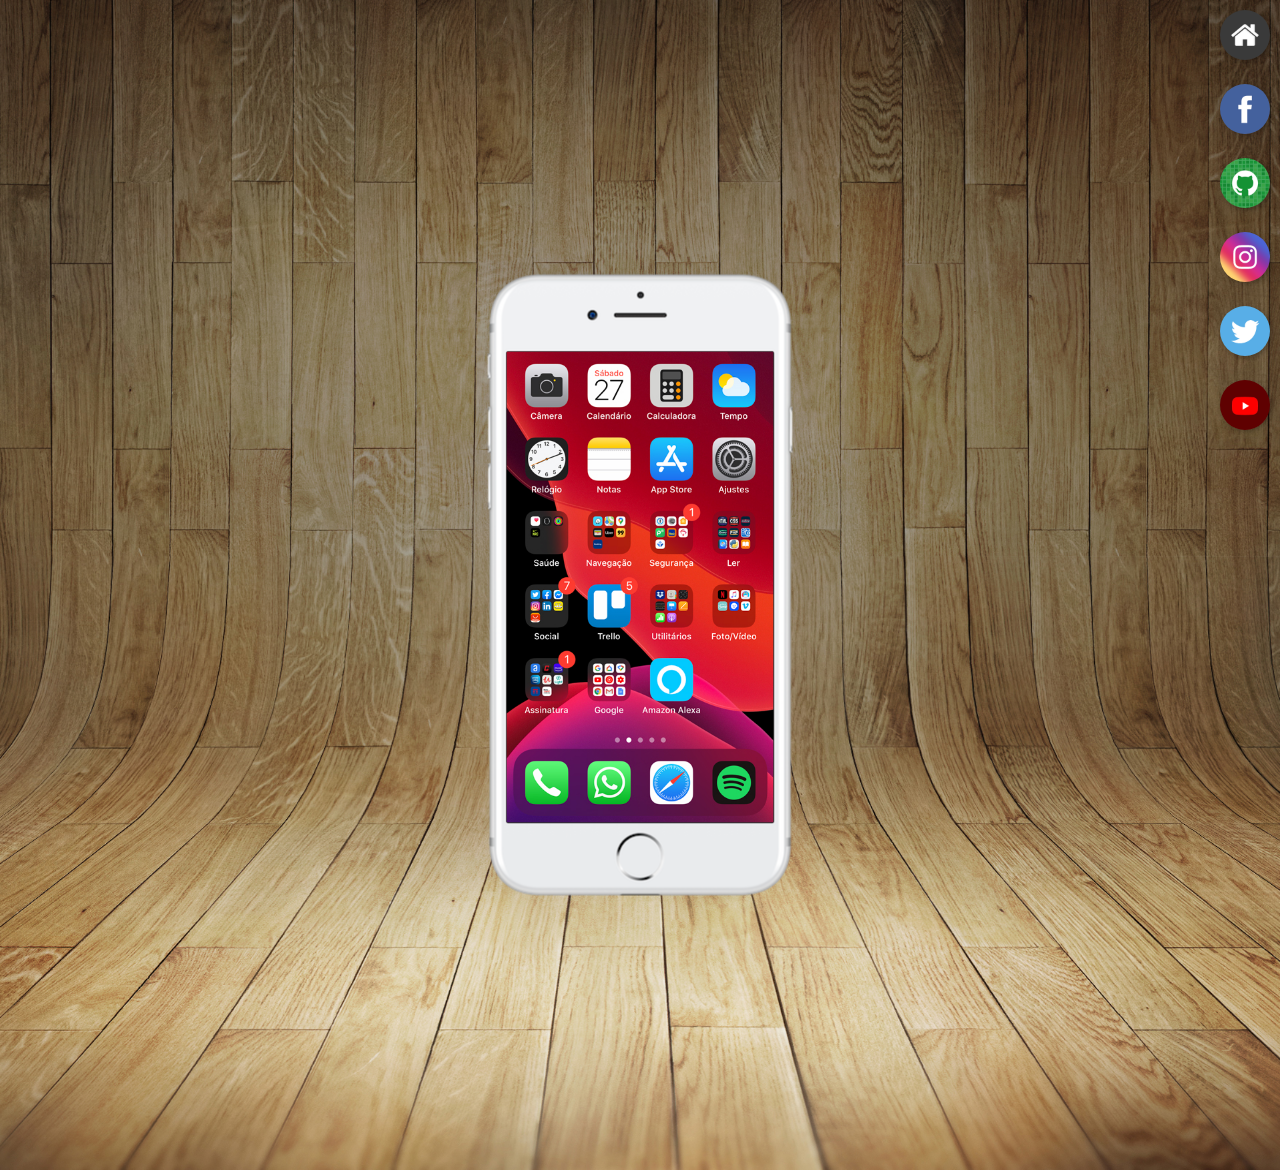
<file: index.html>
<!DOCTYPE html>
<html lang="pt-br">
<head>
    <meta charset="UTF-8">
    <meta http-equiv="X-UA-Compatible" content="IE=edge">
    <meta name="viewport" content="width=device-width, initial-scale=1.0">
    <title>Projeto Redes Sociais</title>
    <link rel="shortcut icon" href="favicon.ico" type="estilo/imagens/x-icon">
    <link rel="stylesheet" href="estilo/style.css">
</head>
<body>
    <main>
        <section id="telefone">
            <iframe src="home.html" name="tela" id="tela" frameborder="0">
                Seu navegador não é compatível com isso!
            </iframe>

        </section>

        <section id="redes-sociais">
            <a href="home.html" target="tela"><img src="imagens/logo-home.jpg" alt="Home"></a><br>
            <a href="facebook.html" target="tela"><img src="imagens/logo-facebook.jpg" alt="Facebook"></a><br>
            <a href="github.html" target="tela"><img src="imagens/logo-github.jpg" alt="GitHub"></a><br>
            <a href="instagram.html" target="tela"><img src="imagens/logo-instagram.jpg" alt="Instagram"></a><br>
            <a href="twitter.html" target="tela"><img src="imagens/logo-twitter.jpg" alt="Twitter"></a><br>
            <a href="youtube.html" target="tela"><img src="imagens/logo-youtube.jpg" alt="YouTube"></a>

        </section>
    </main>
    
</body>
</html>
</file>
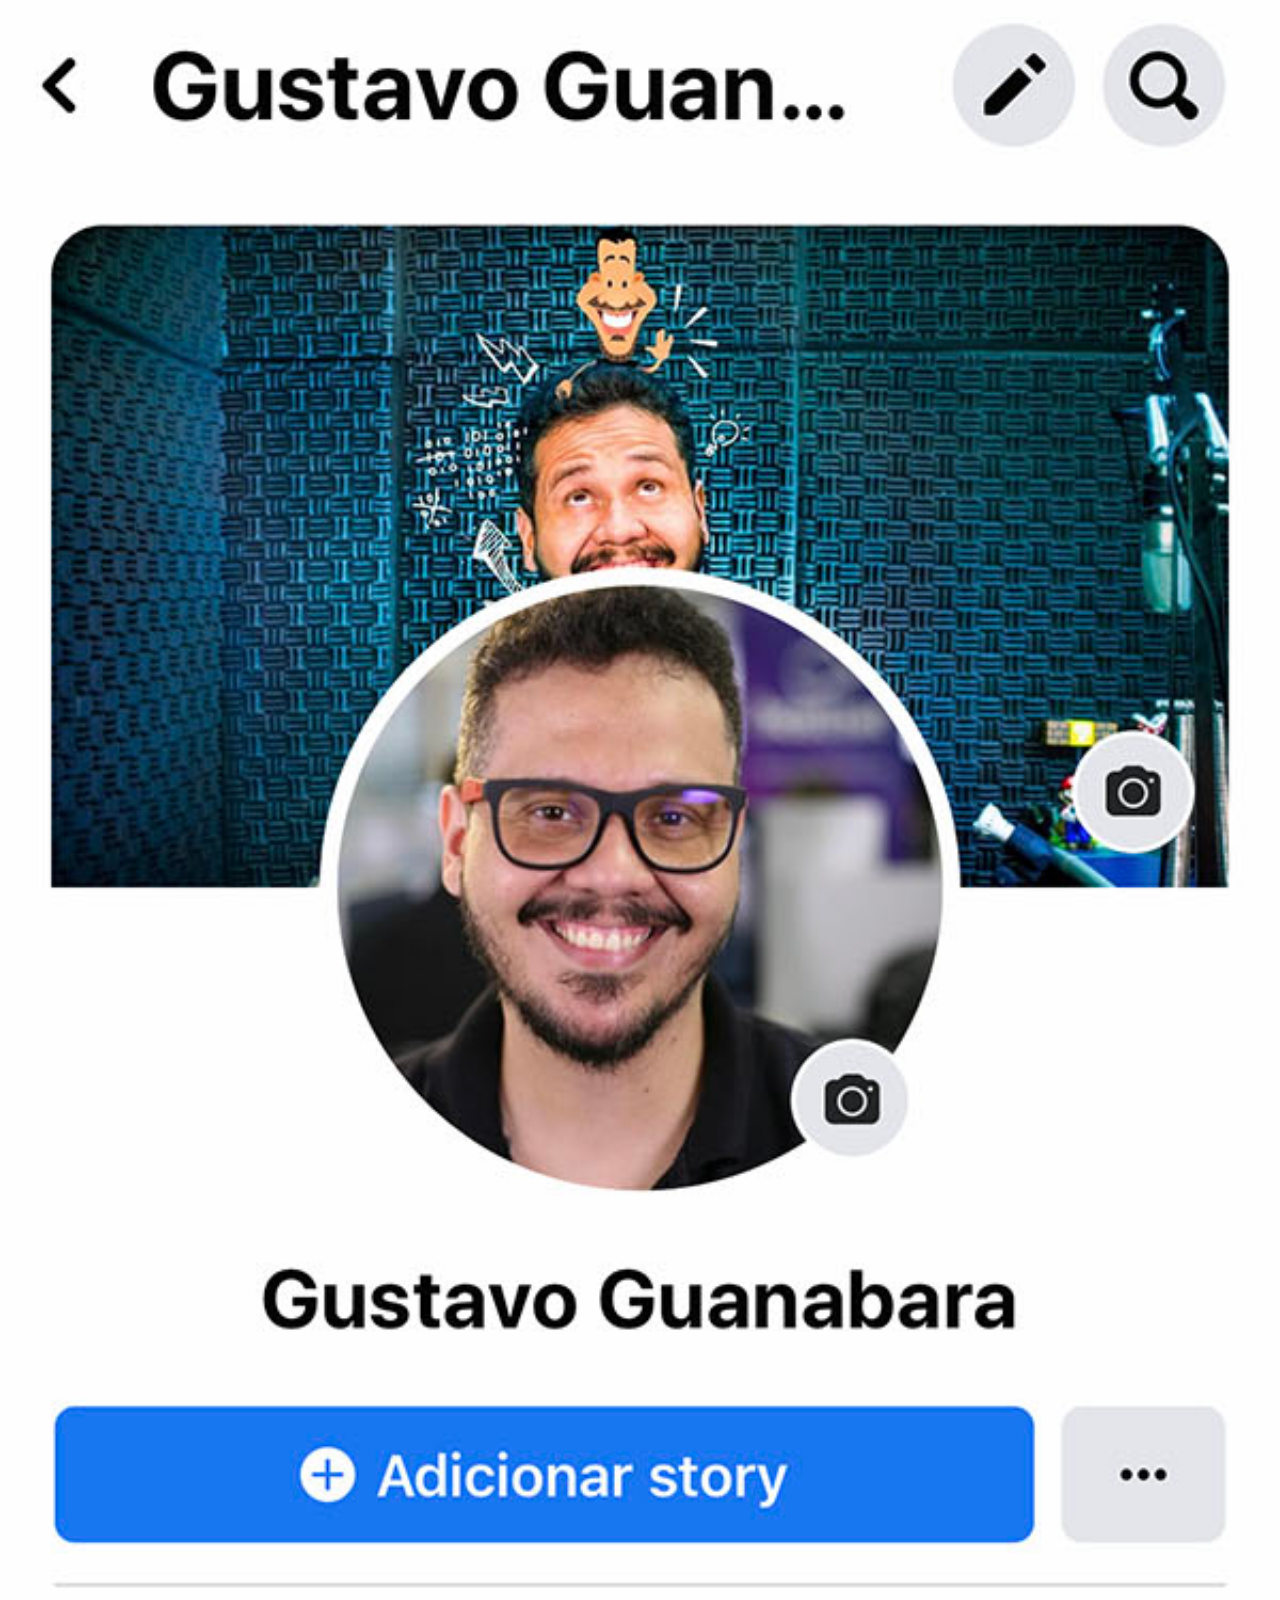
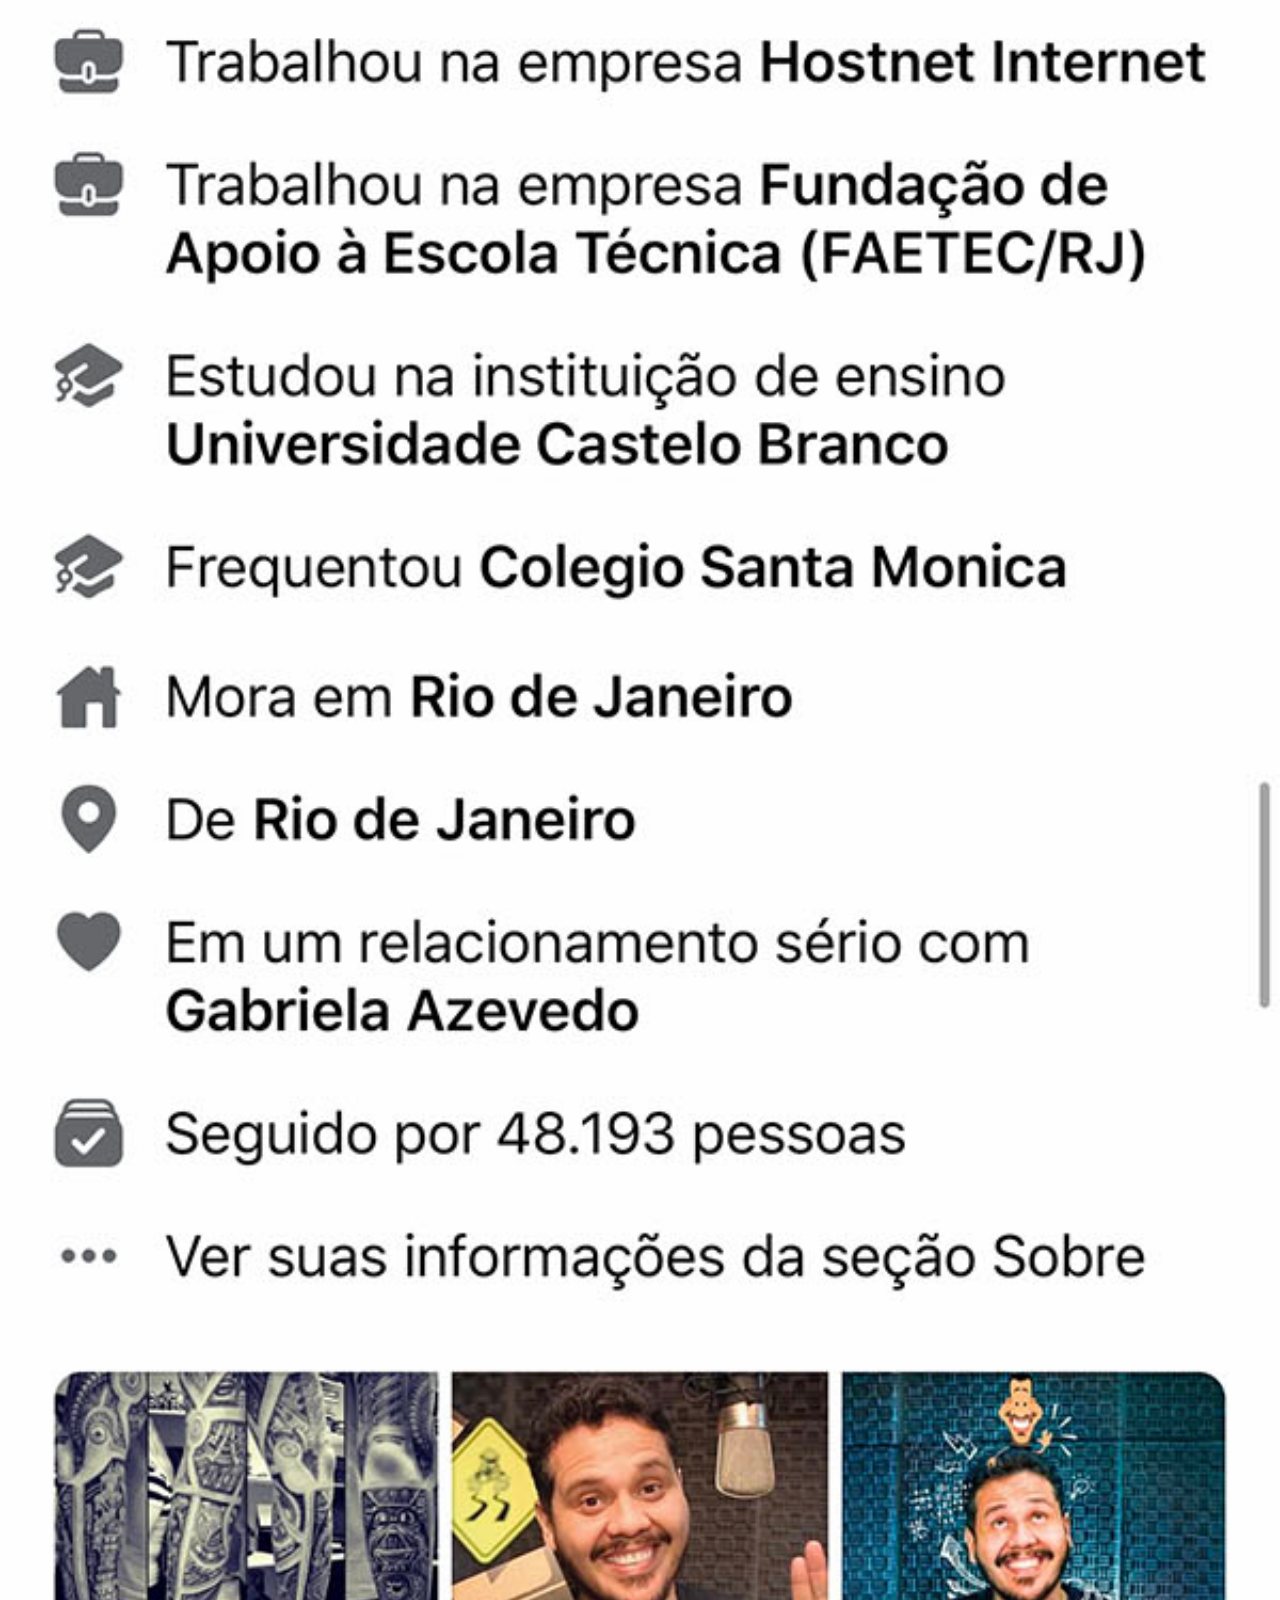
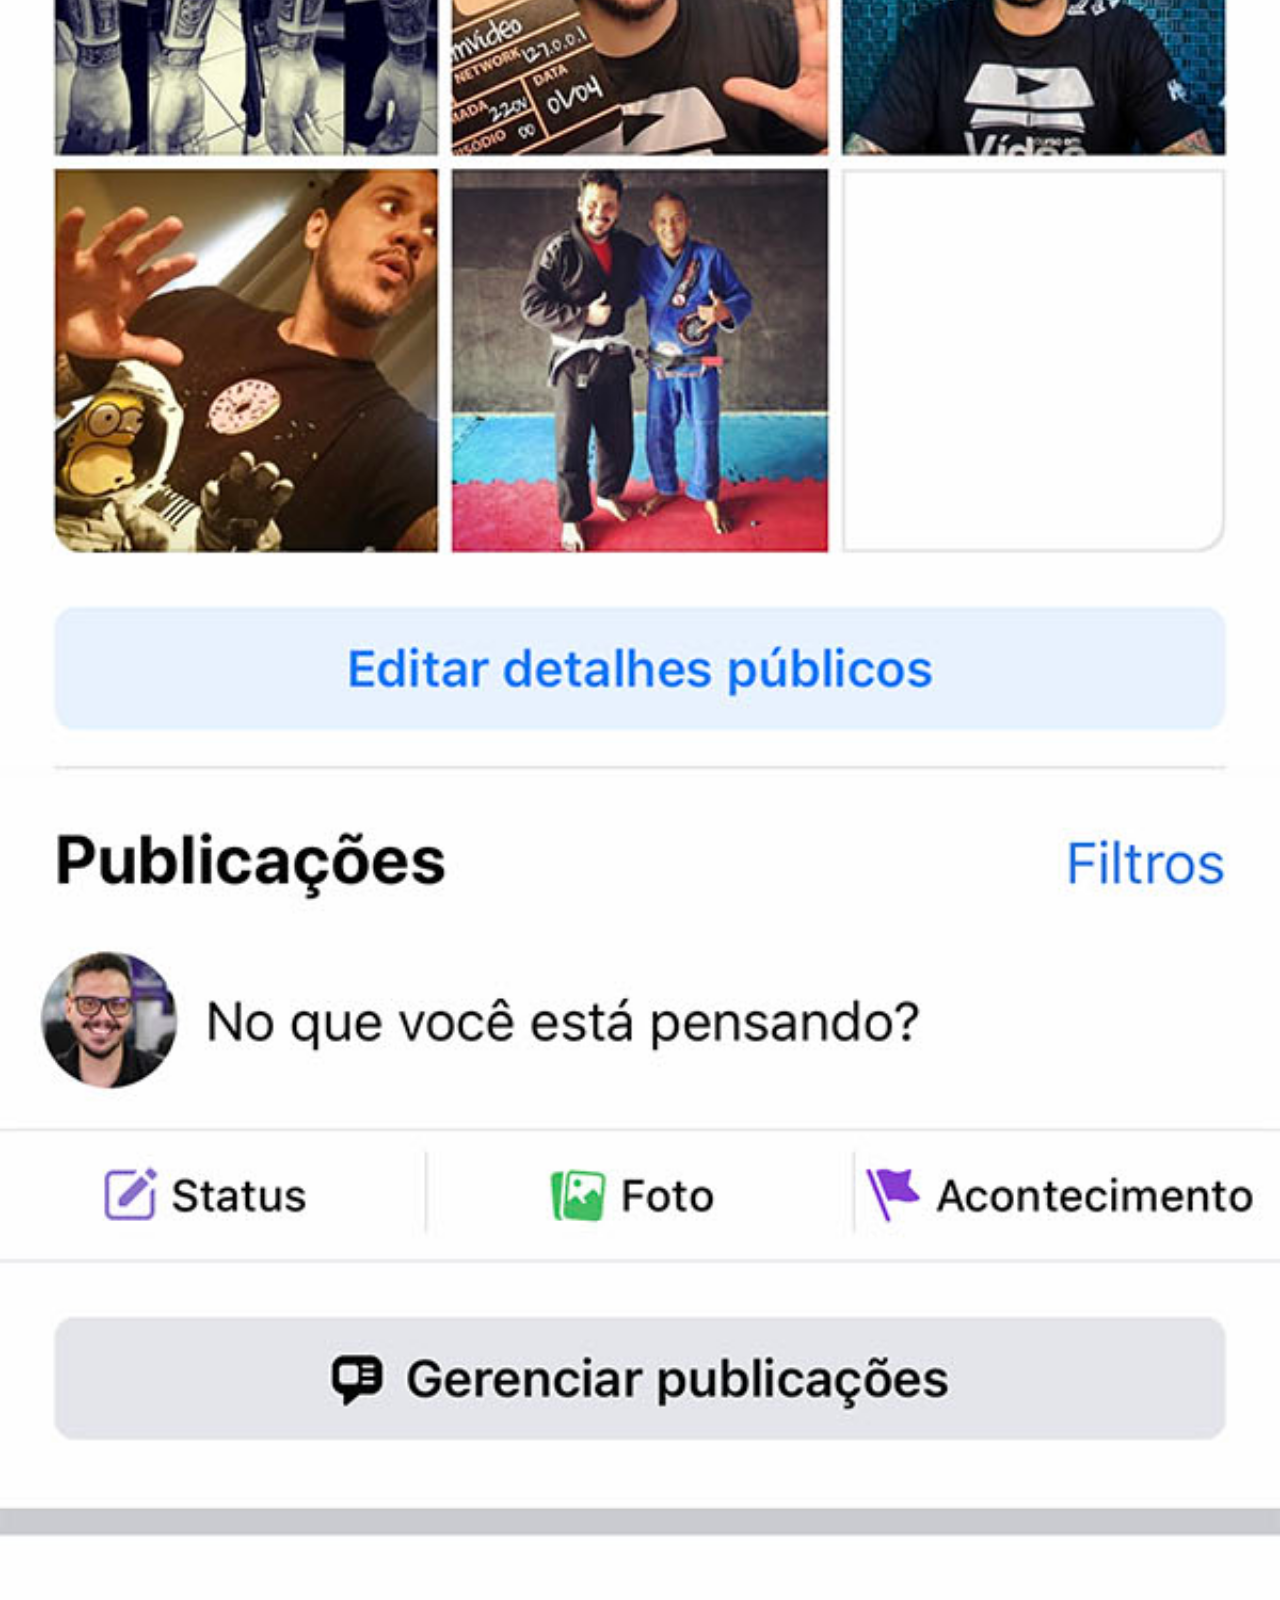
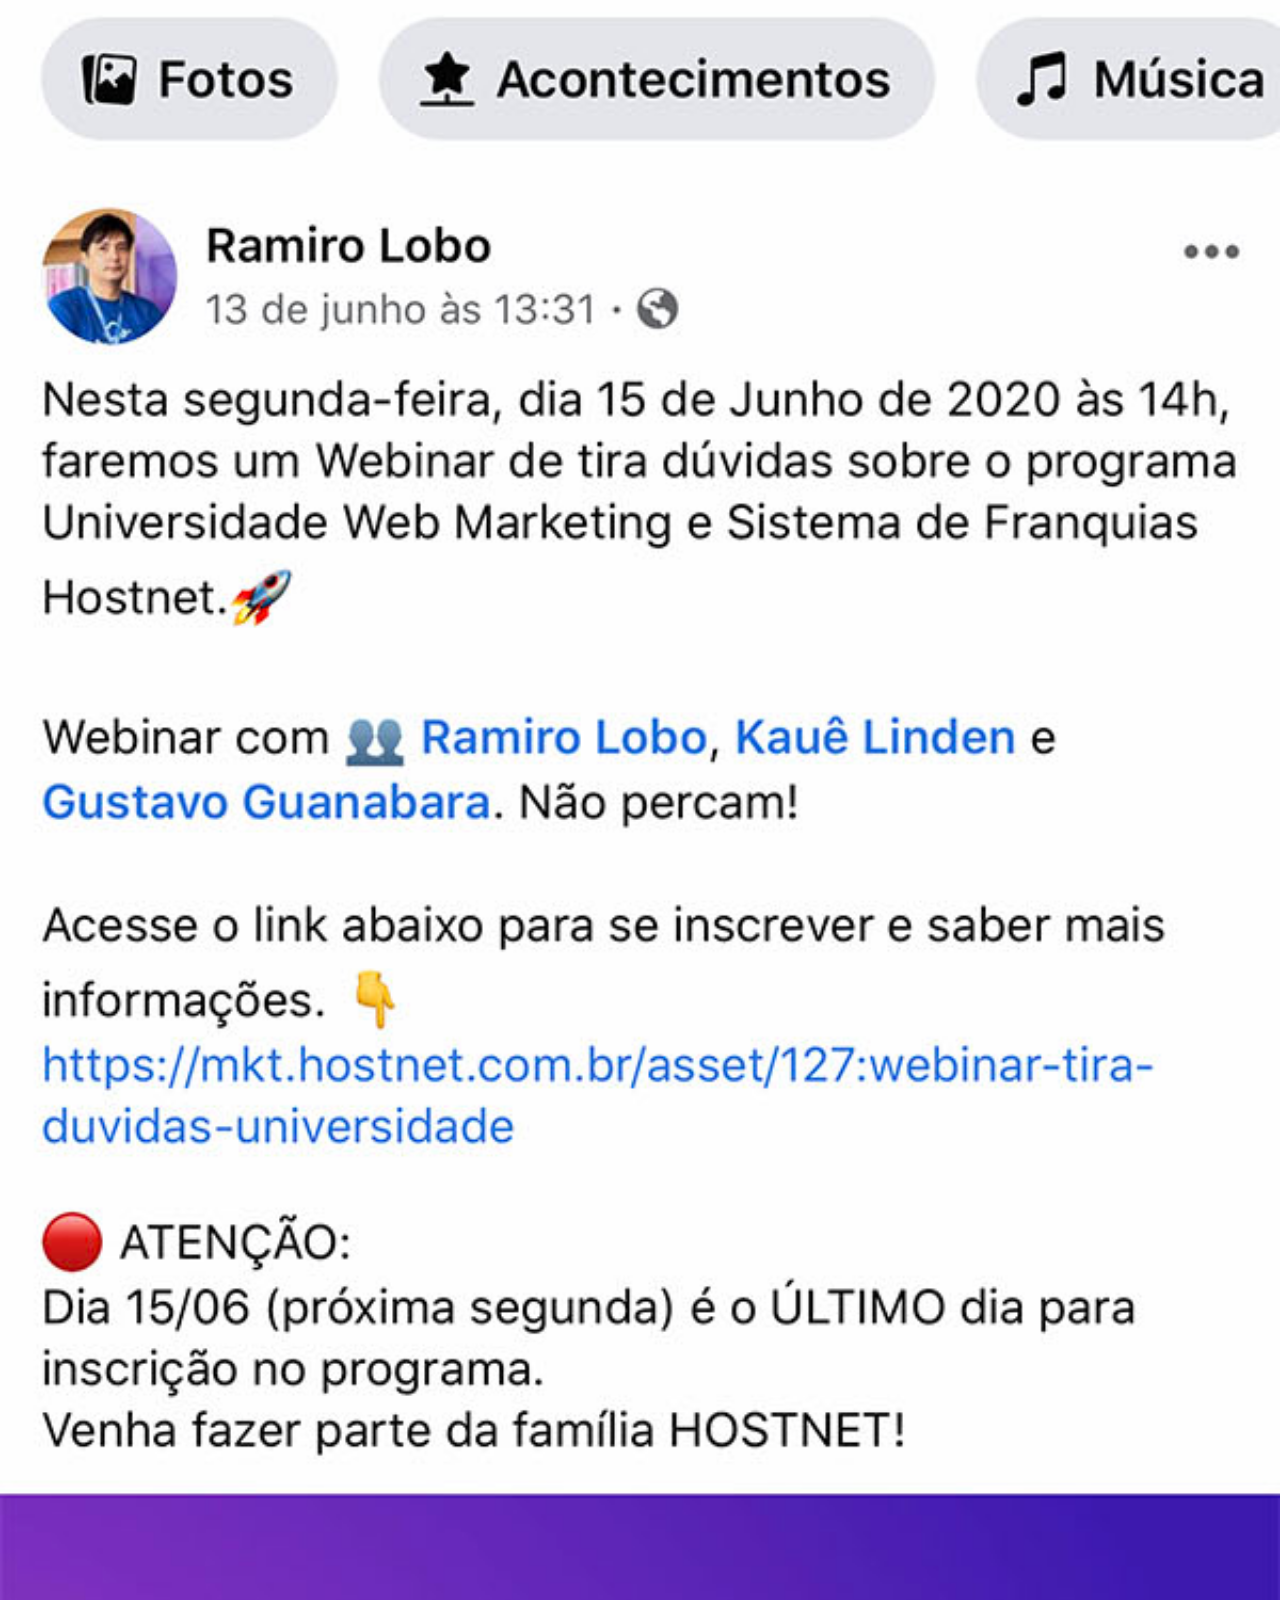
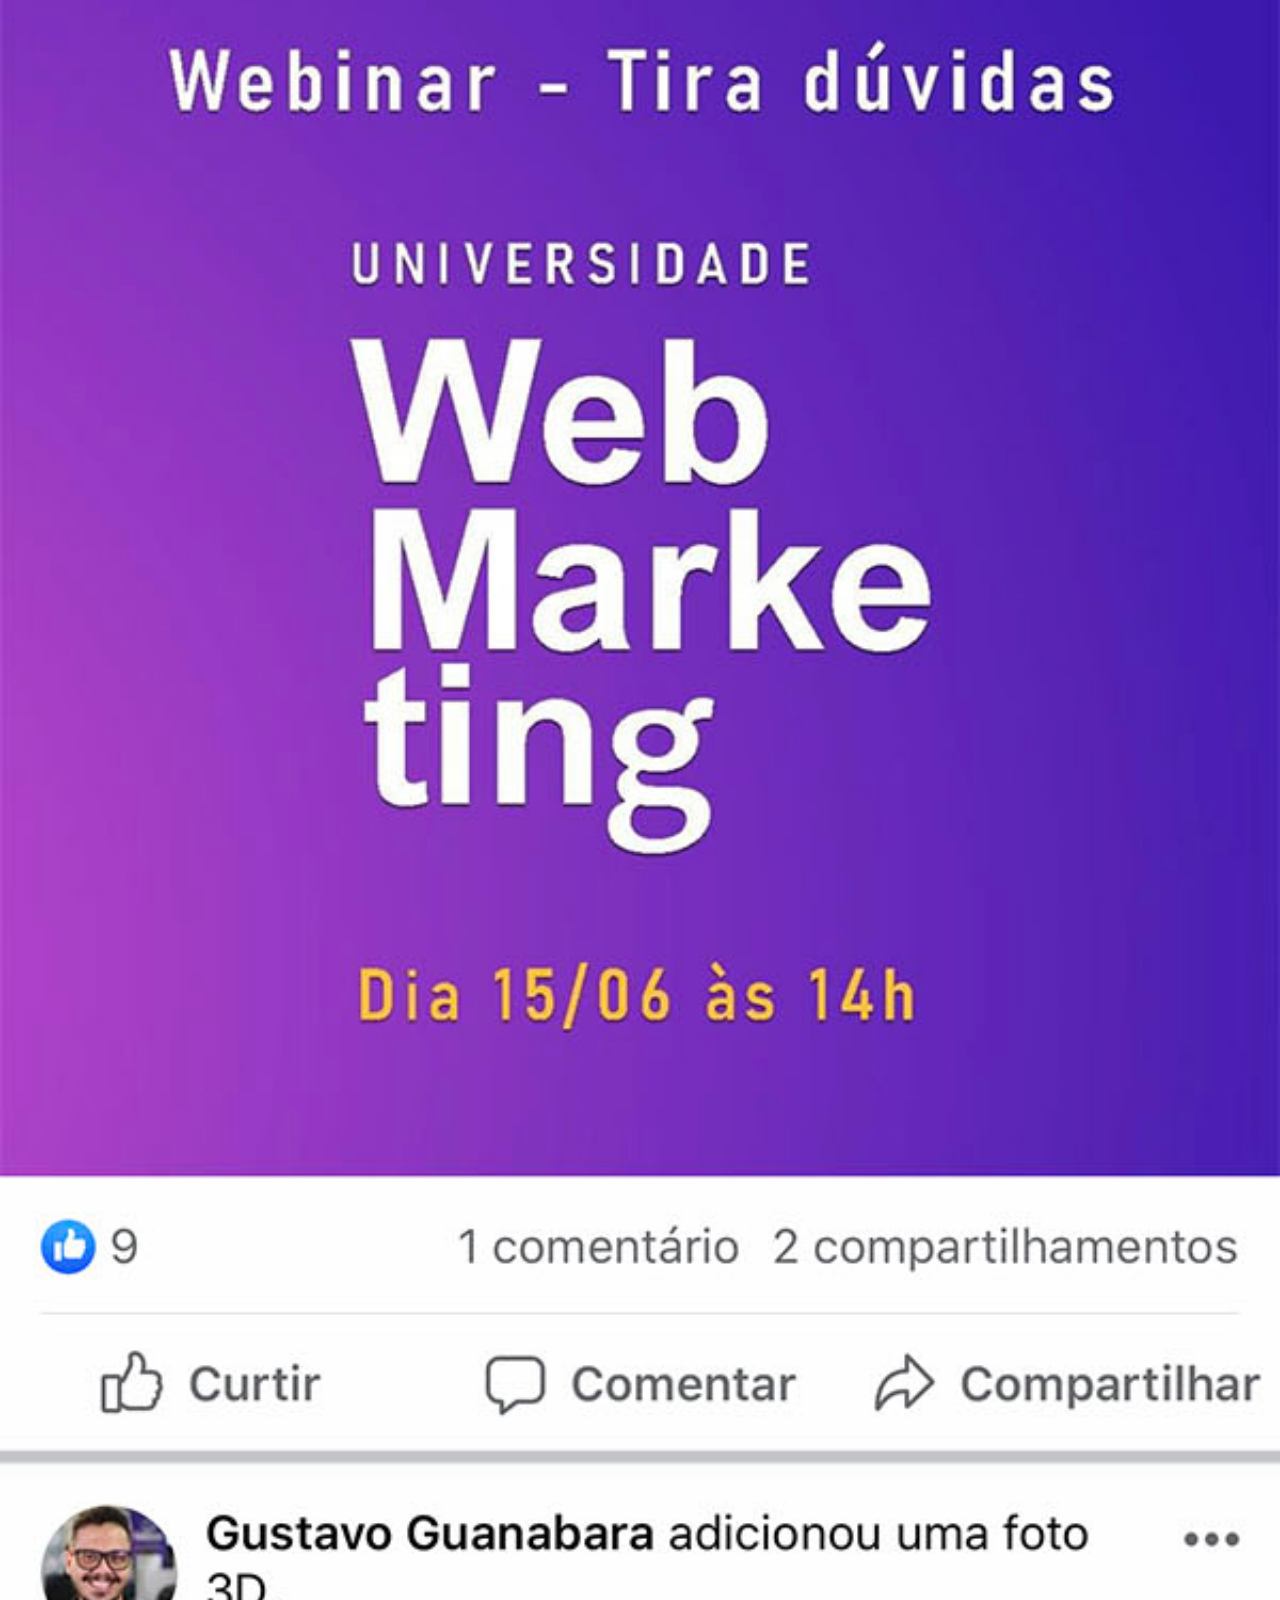
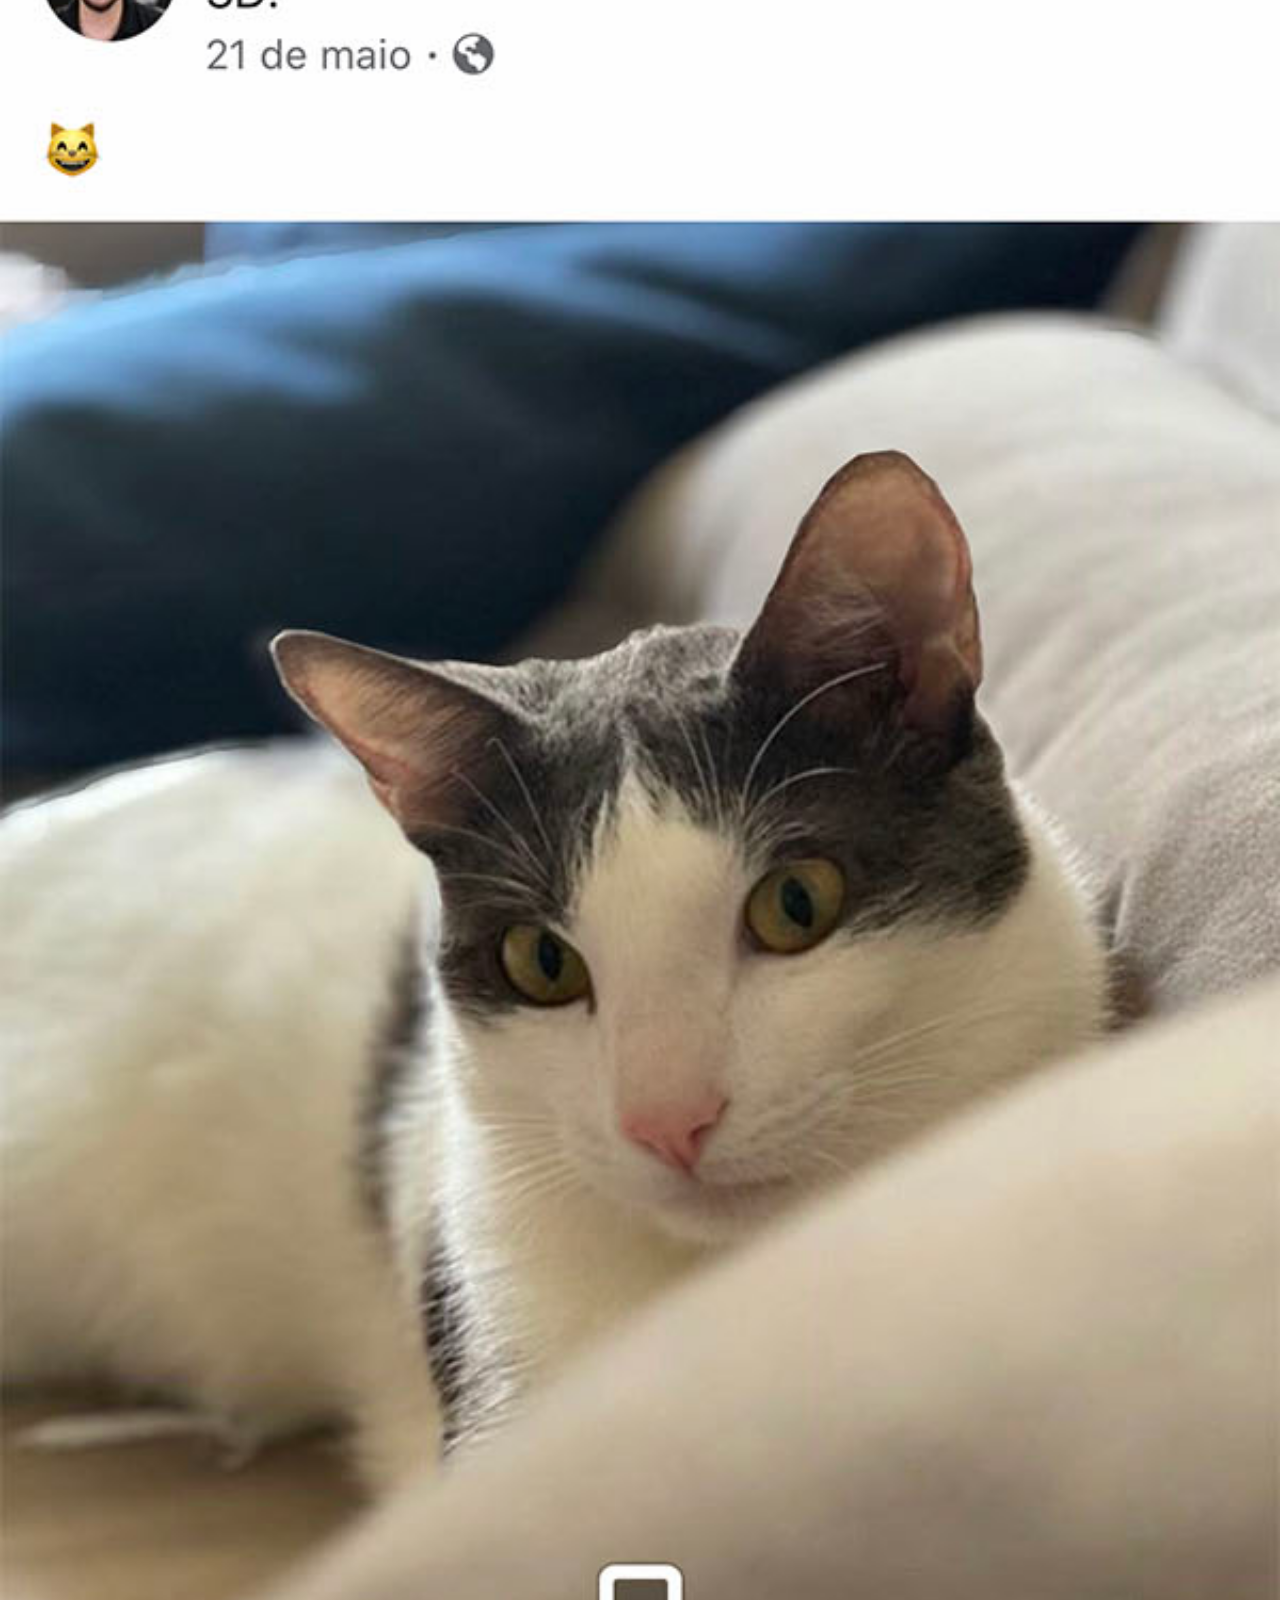
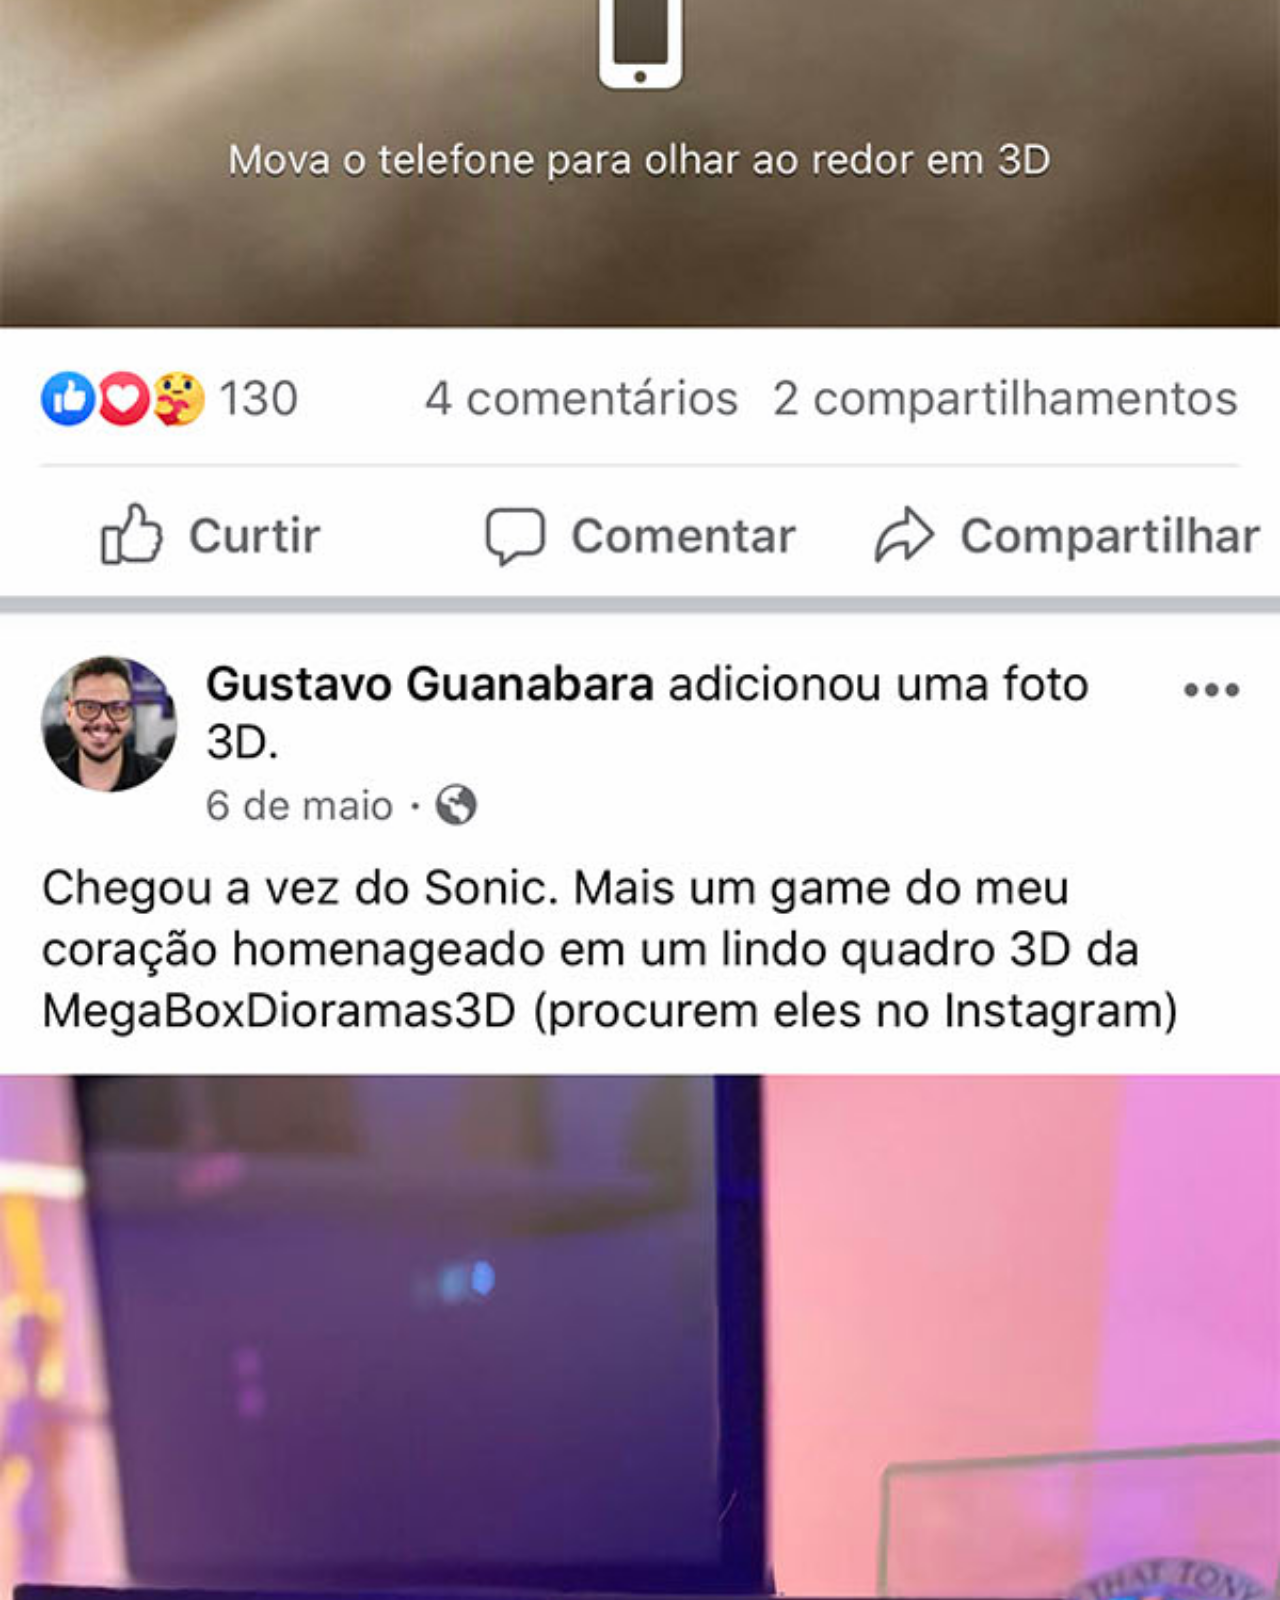
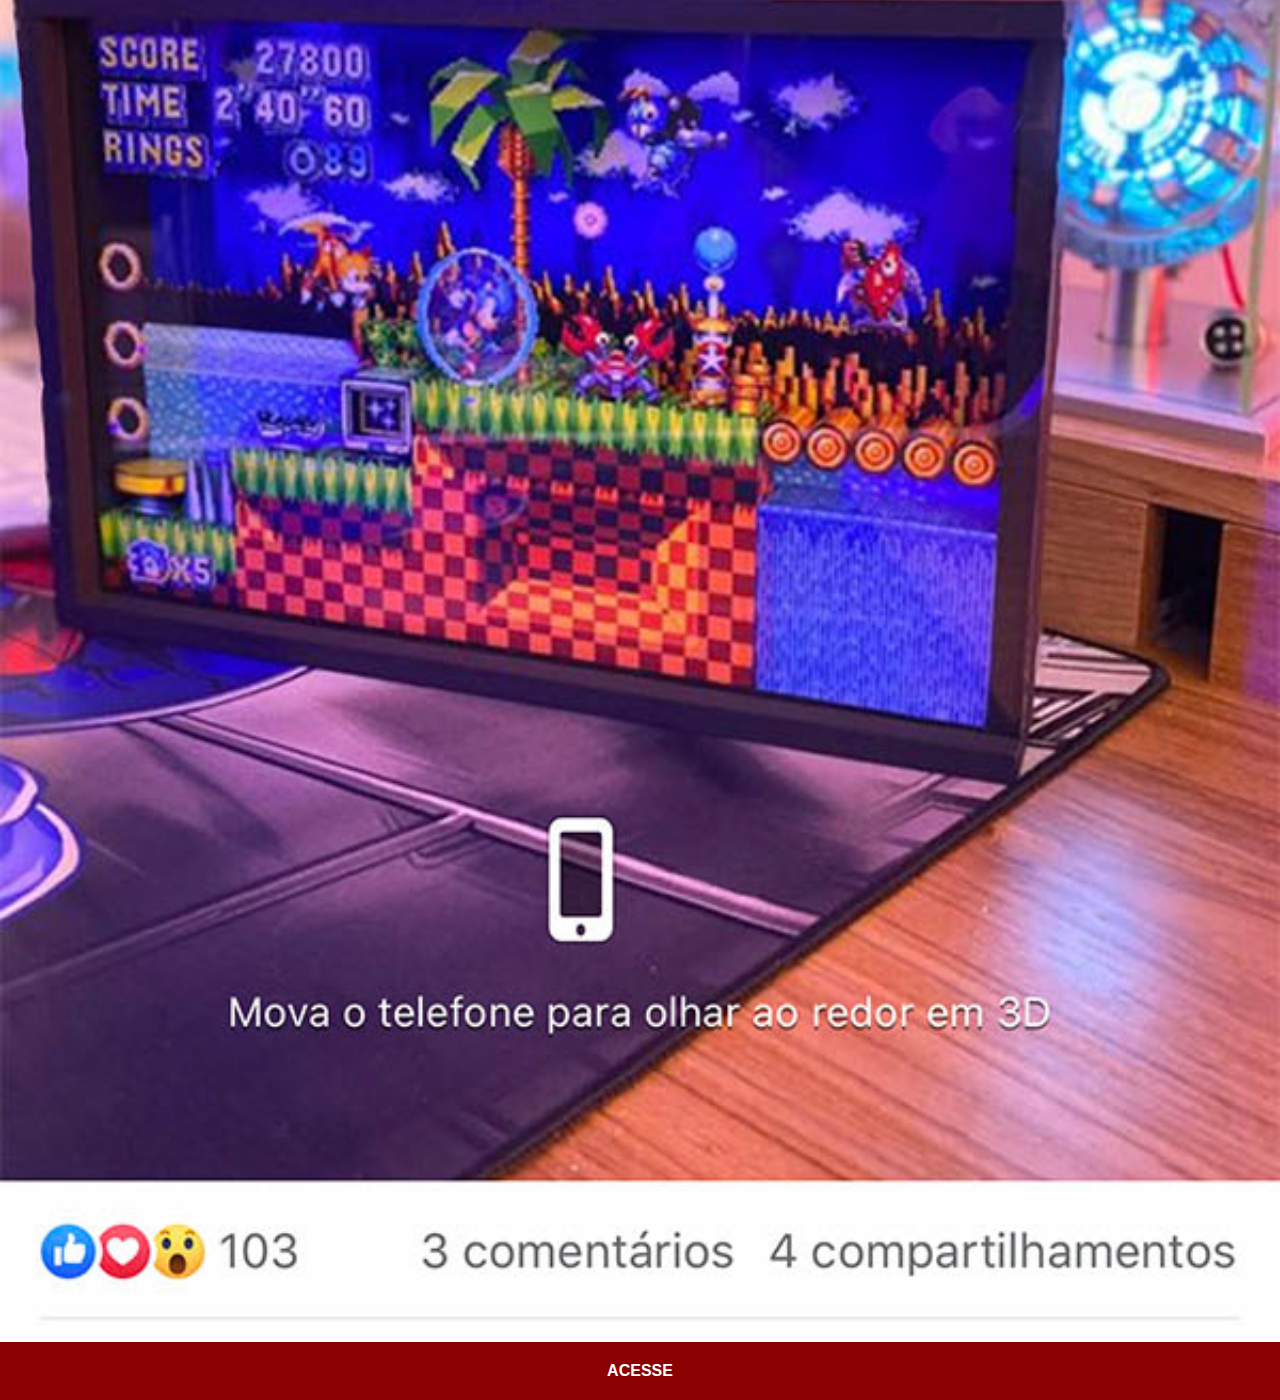
<file: facebook.html>
<!DOCTYPE html>
<html lang="pt-br">
<head>
    <meta charset="UTF-8">
    <meta http-equiv="X-UA-Compatible" content="IE=edge">
    <meta name="viewport" content="width=device-width, initial-scale=1.0">
    <title>Facebook</title>
    <link rel="stylesheet" href="estilo/social.css">
</head>
<body>
    <img src="imagens/tela-facebook.jpg" alt="Facebook">
    <a href="https://pt-br.facebook.com/gustavoguanabara/" target="_blank">ACESSE</a>
    
</body>
</html>
</file>
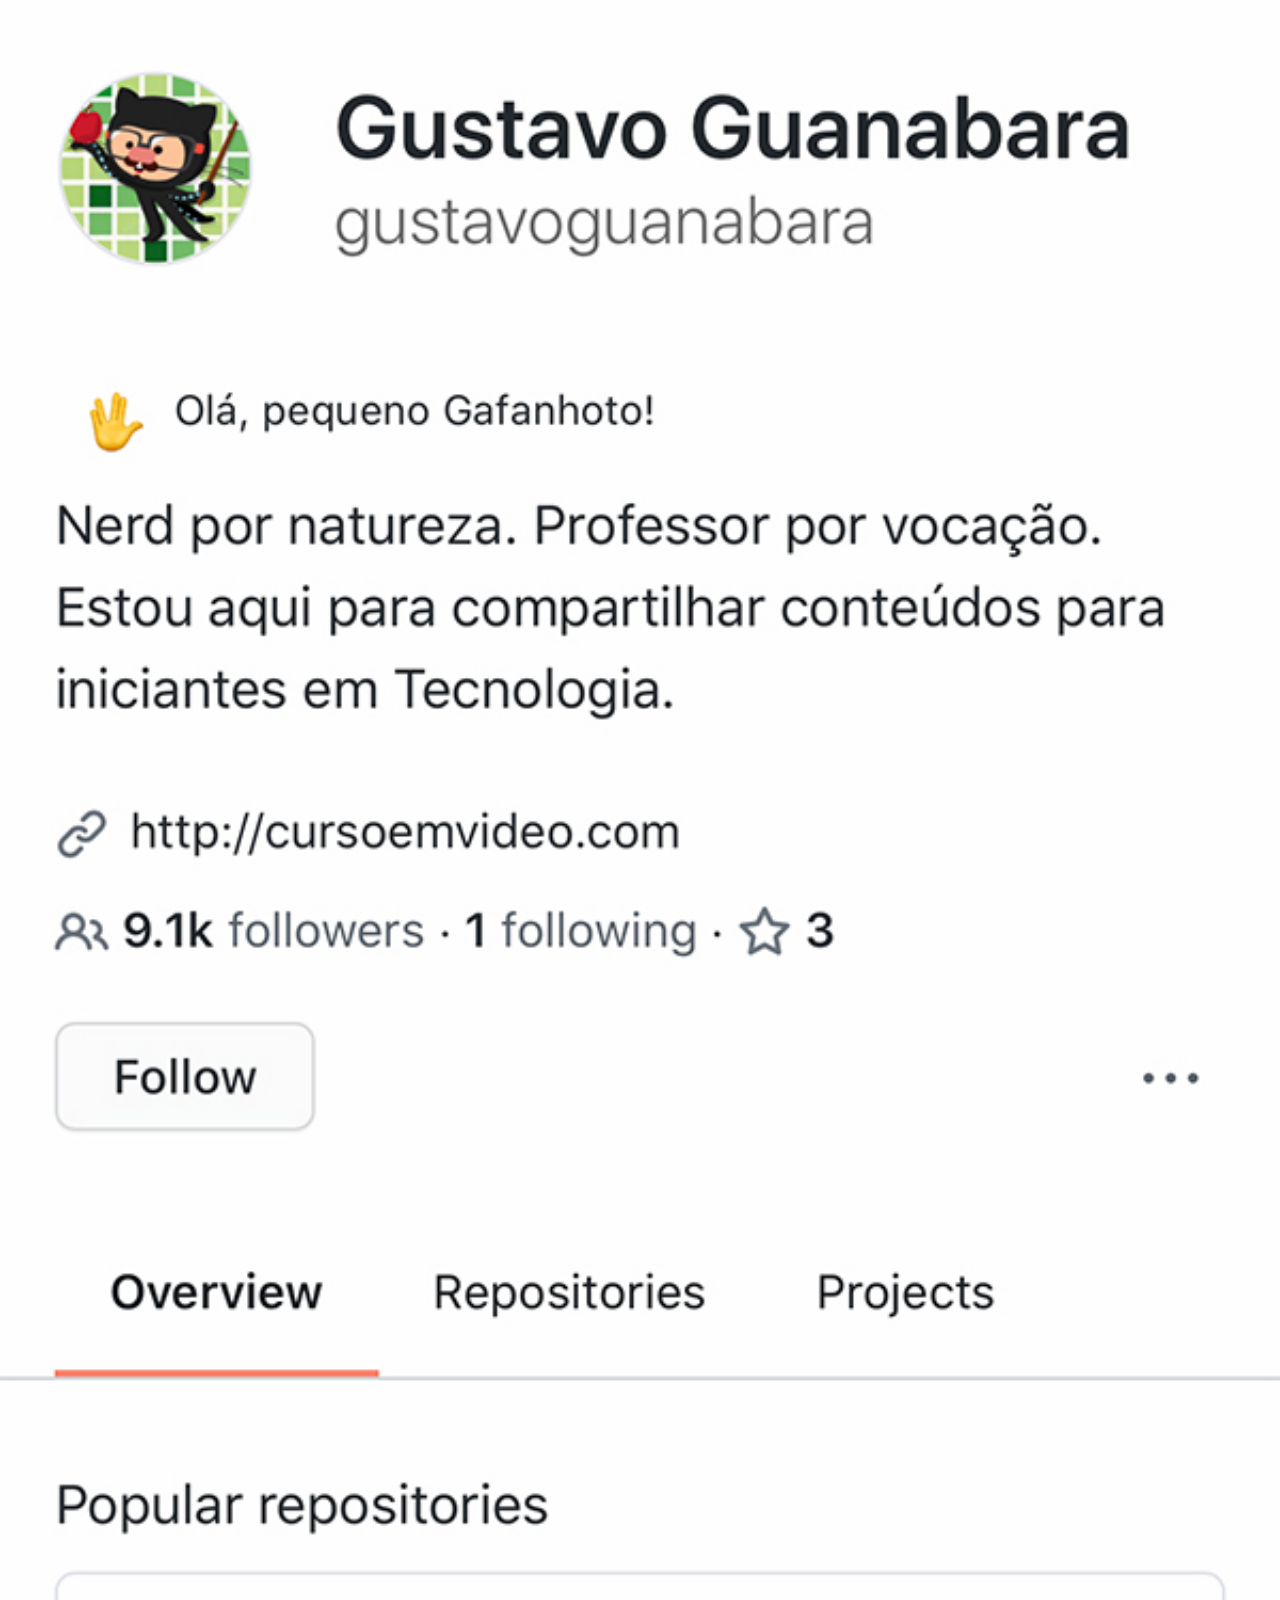
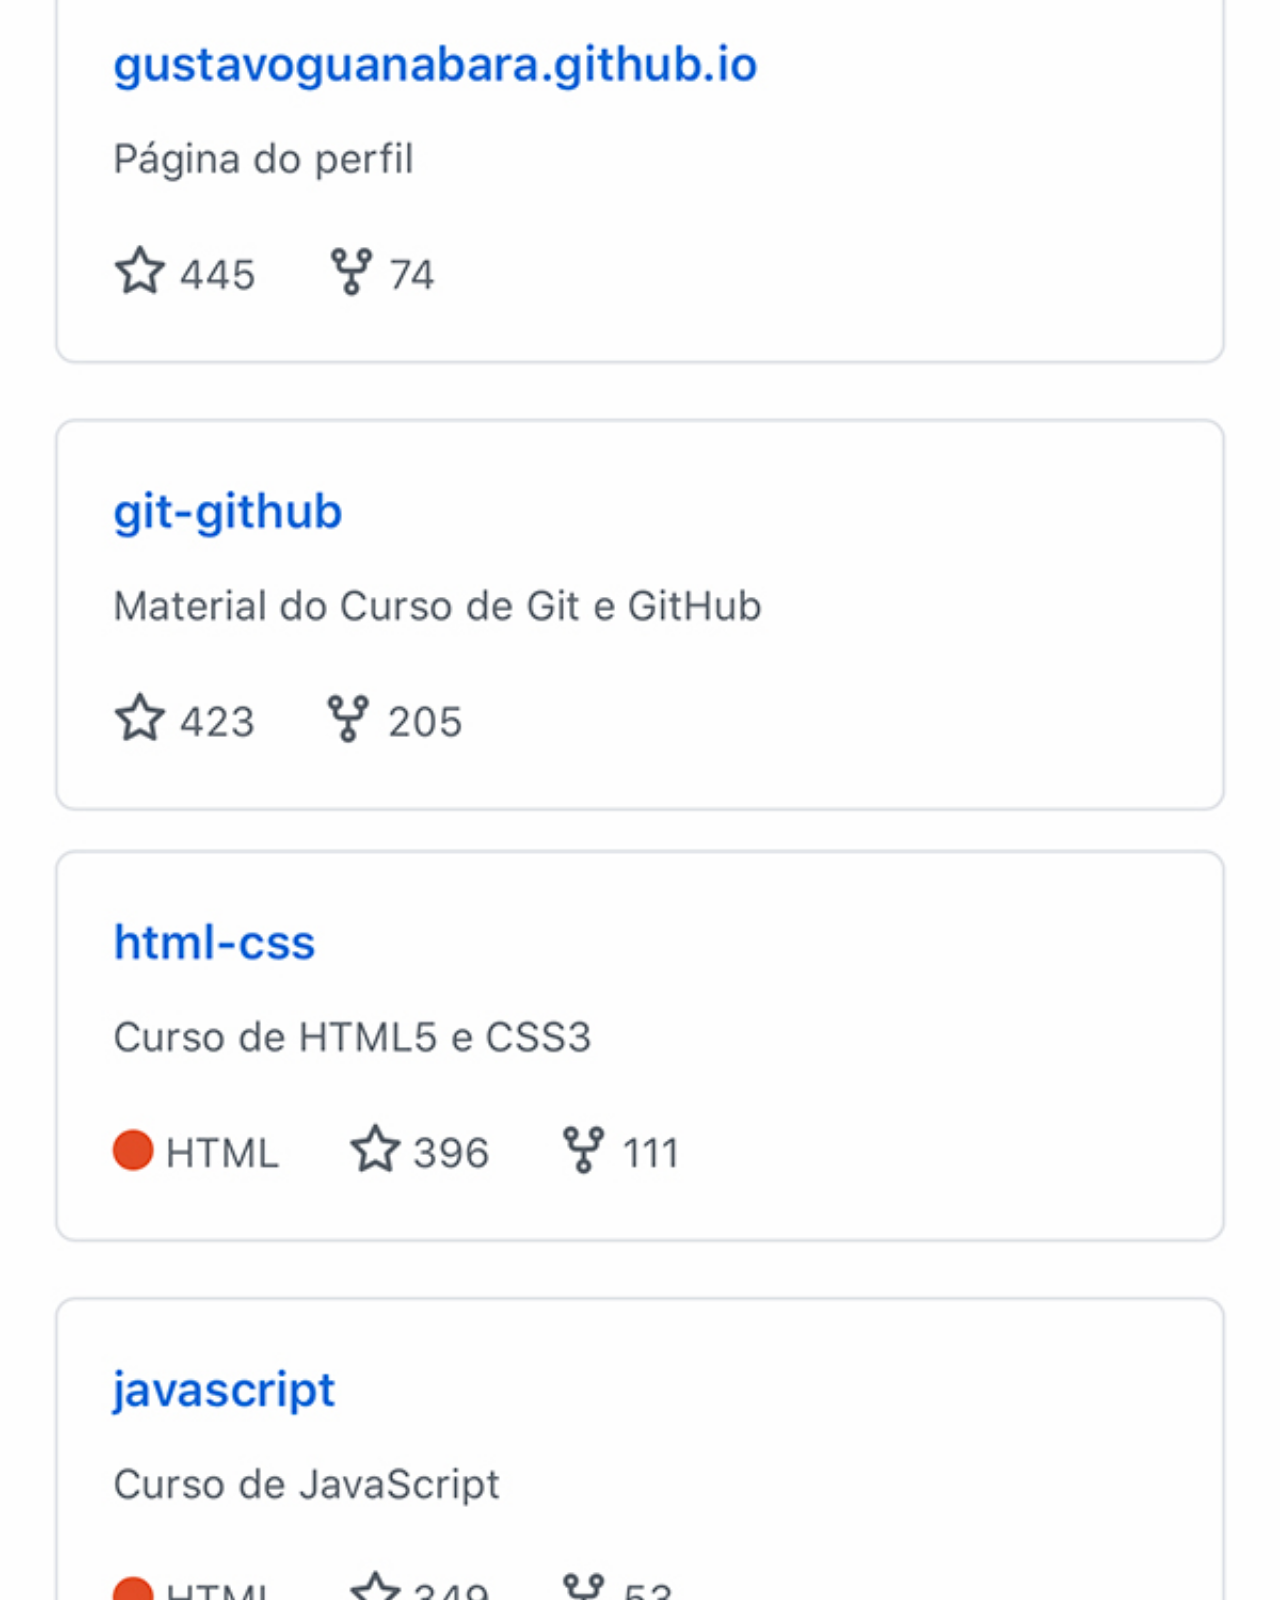
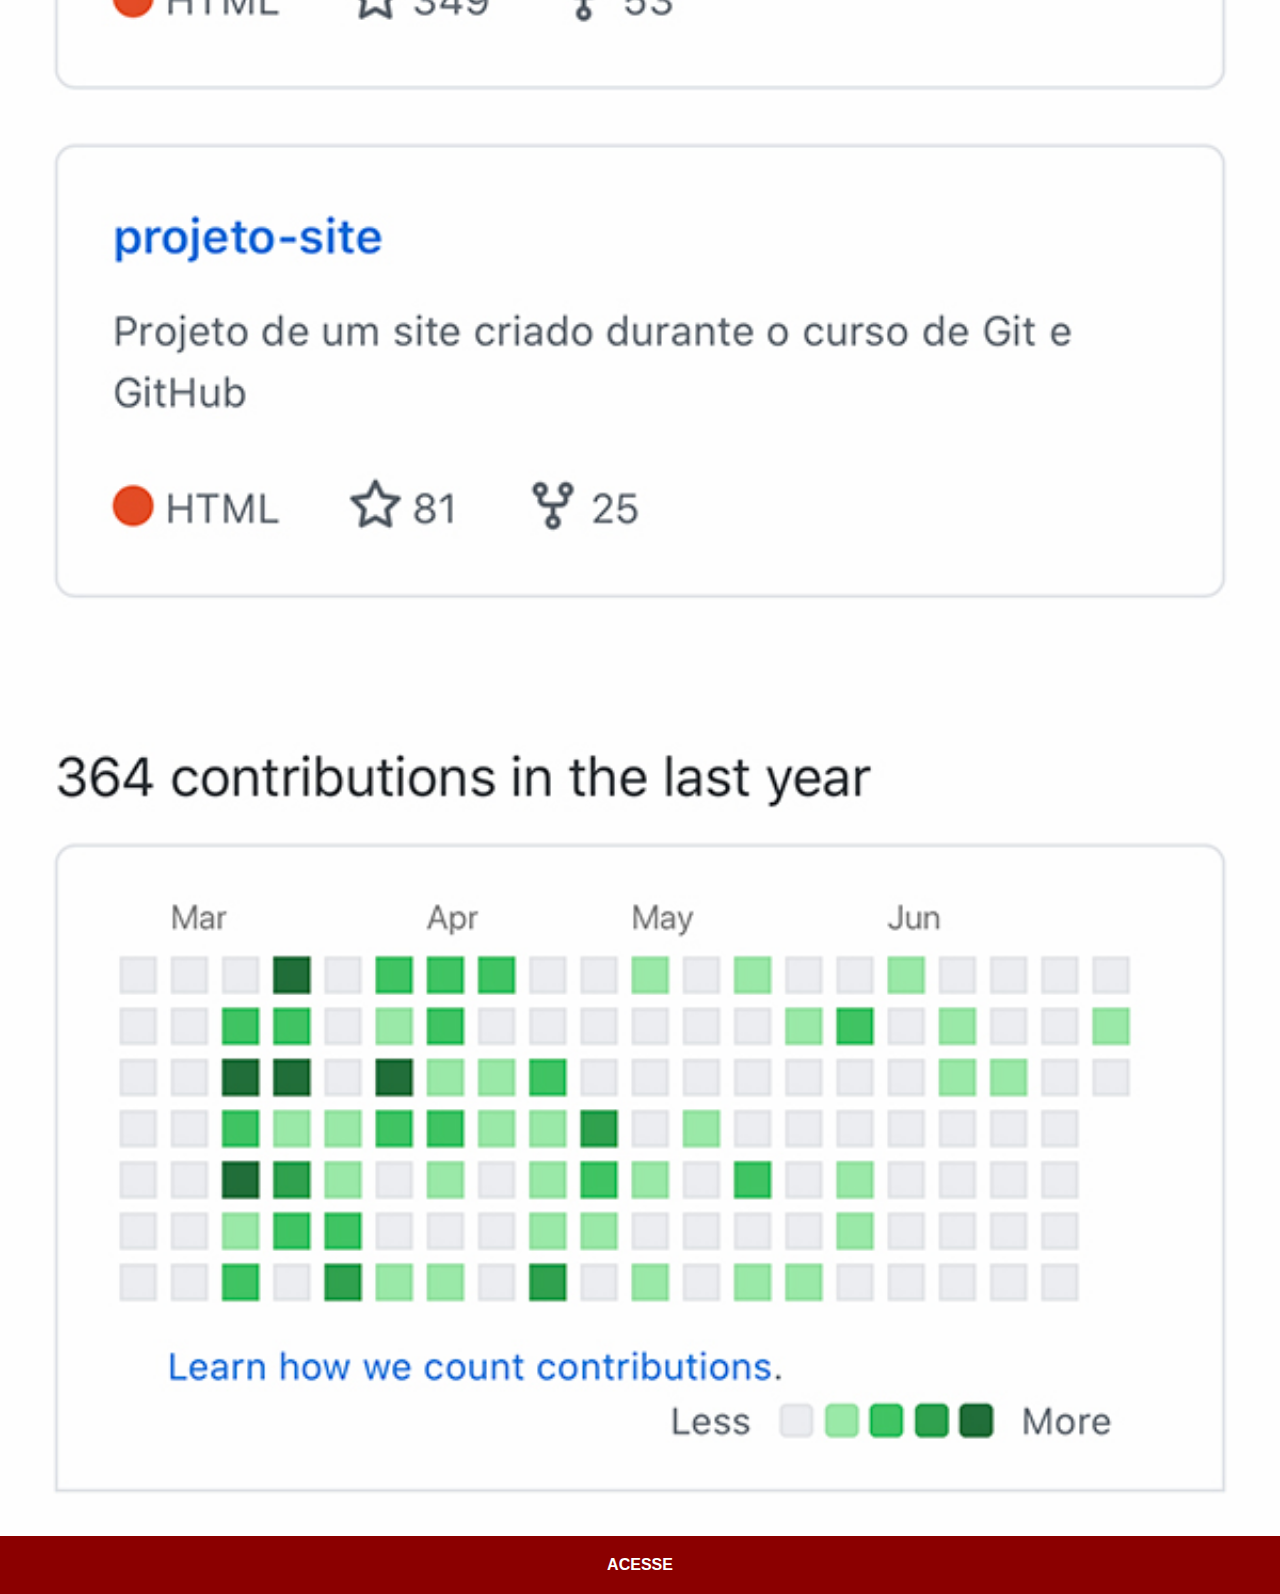
<file: github.html>
<!DOCTYPE html>
<html lang="pt-br">
<head>
    <meta charset="UTF-8">
    <meta http-equiv="X-UA-Compatible" content="IE=edge">
    <meta name="viewport" content="width=device-width, initial-scale=1.0">
    <title>Document</title>
    <link rel="stylesheet" href="estilo/social.css">
</head>
<body>
    <img src="imagens/tela-github.jpg" alt="GitHub">
    <a href="https://github.com/gustavoguanabara" target="_blank">ACESSE</a>    
</body>
</html>
</file>
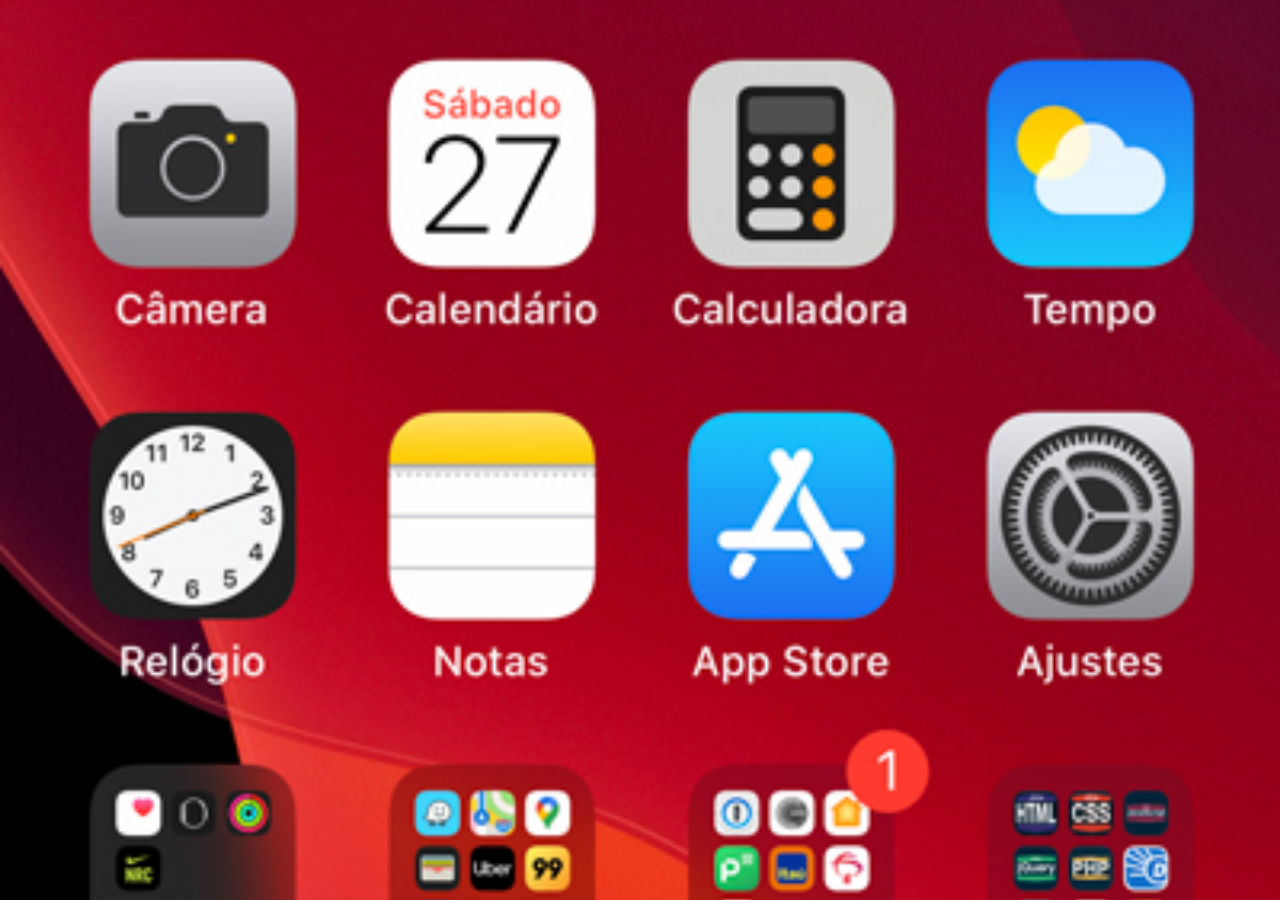
<file: home.html>
<!DOCTYPE html>
<html lang="pt-br">
<head>
    <meta charset="UTF-8">
    <meta http-equiv="X-UA-Compatible" content="IE=edge">
    <meta name="viewport" content="width=device-width, initial-scale=1.0">
    <title>Home</title>
    <style>
        * { 
            margin: 0px;
            padding: 0px;

        }

        body{
            width: 100vw;
            height: 100vh;
            background: black url(imagens/tela-home.jpg) no-repeat top center;
            background-size: cover;
            
        }
    </style>
</head>
<body>
    
</body>
</html>
</file>
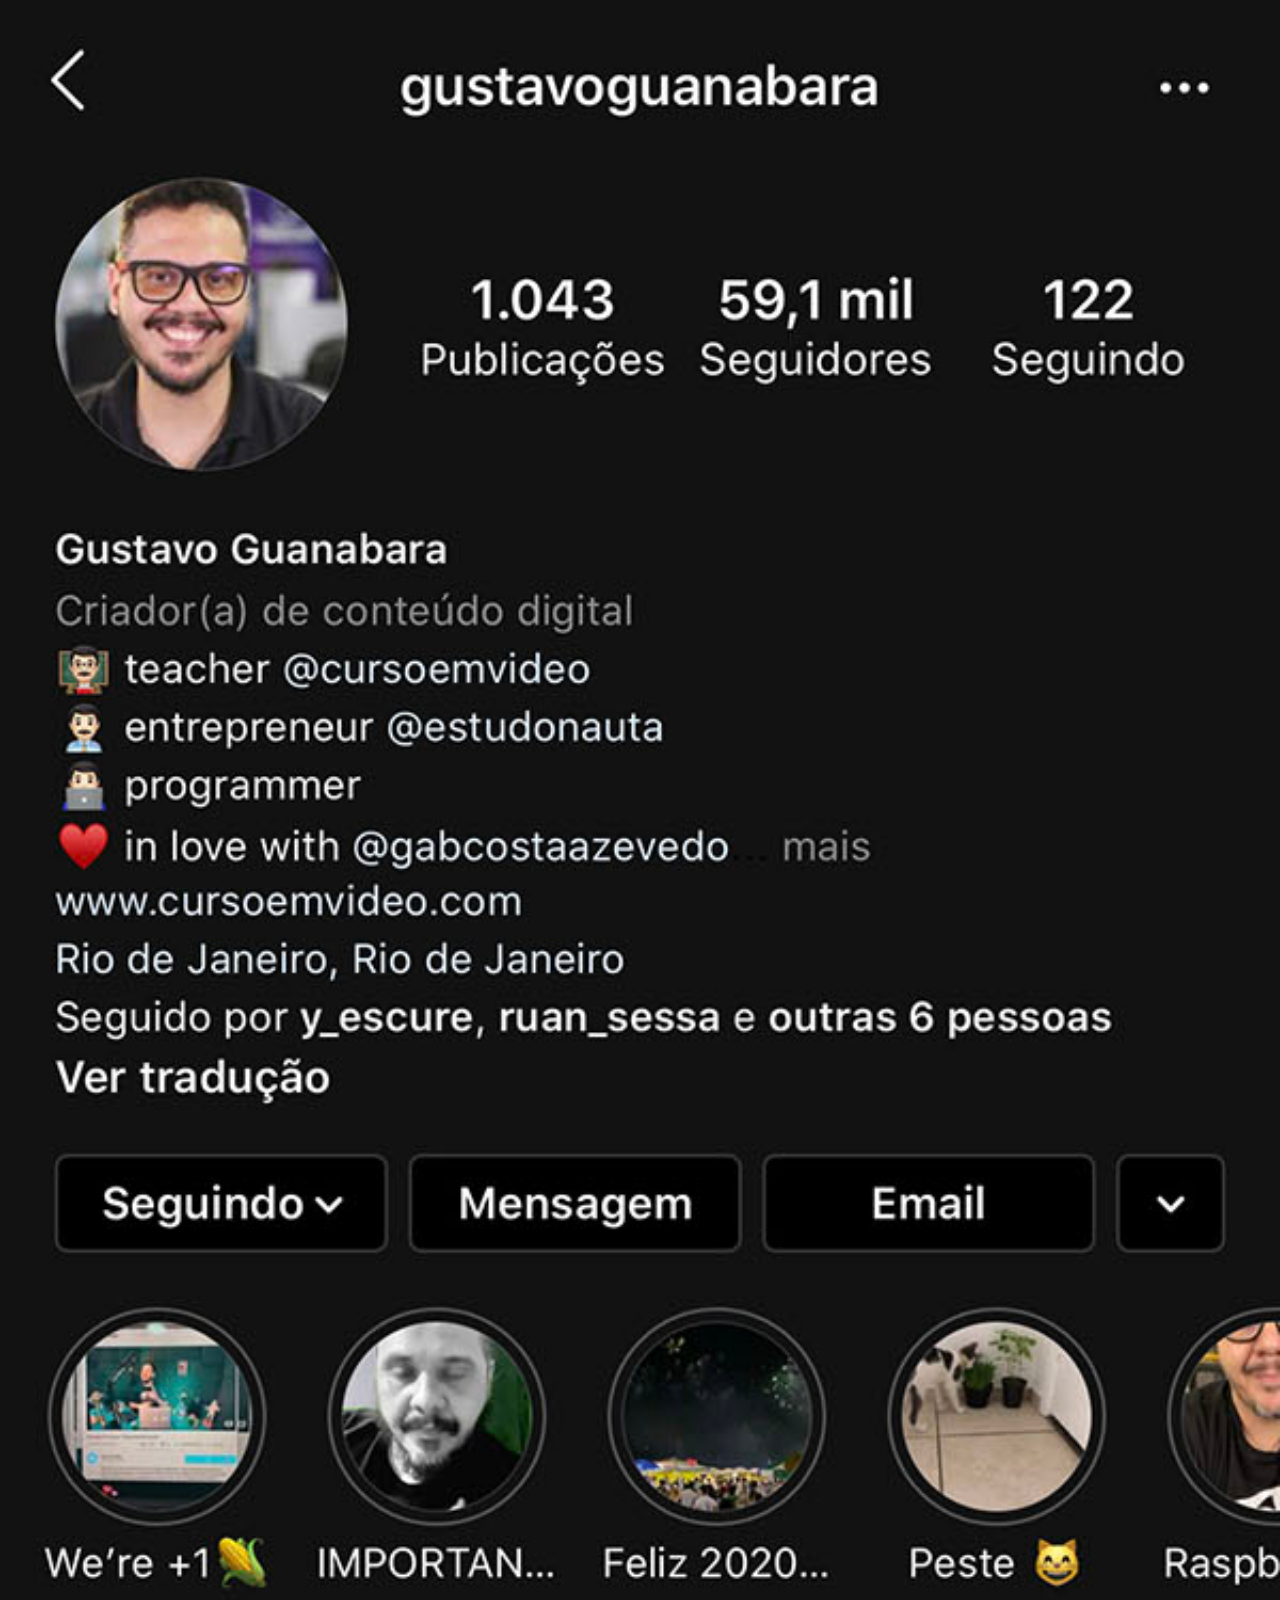
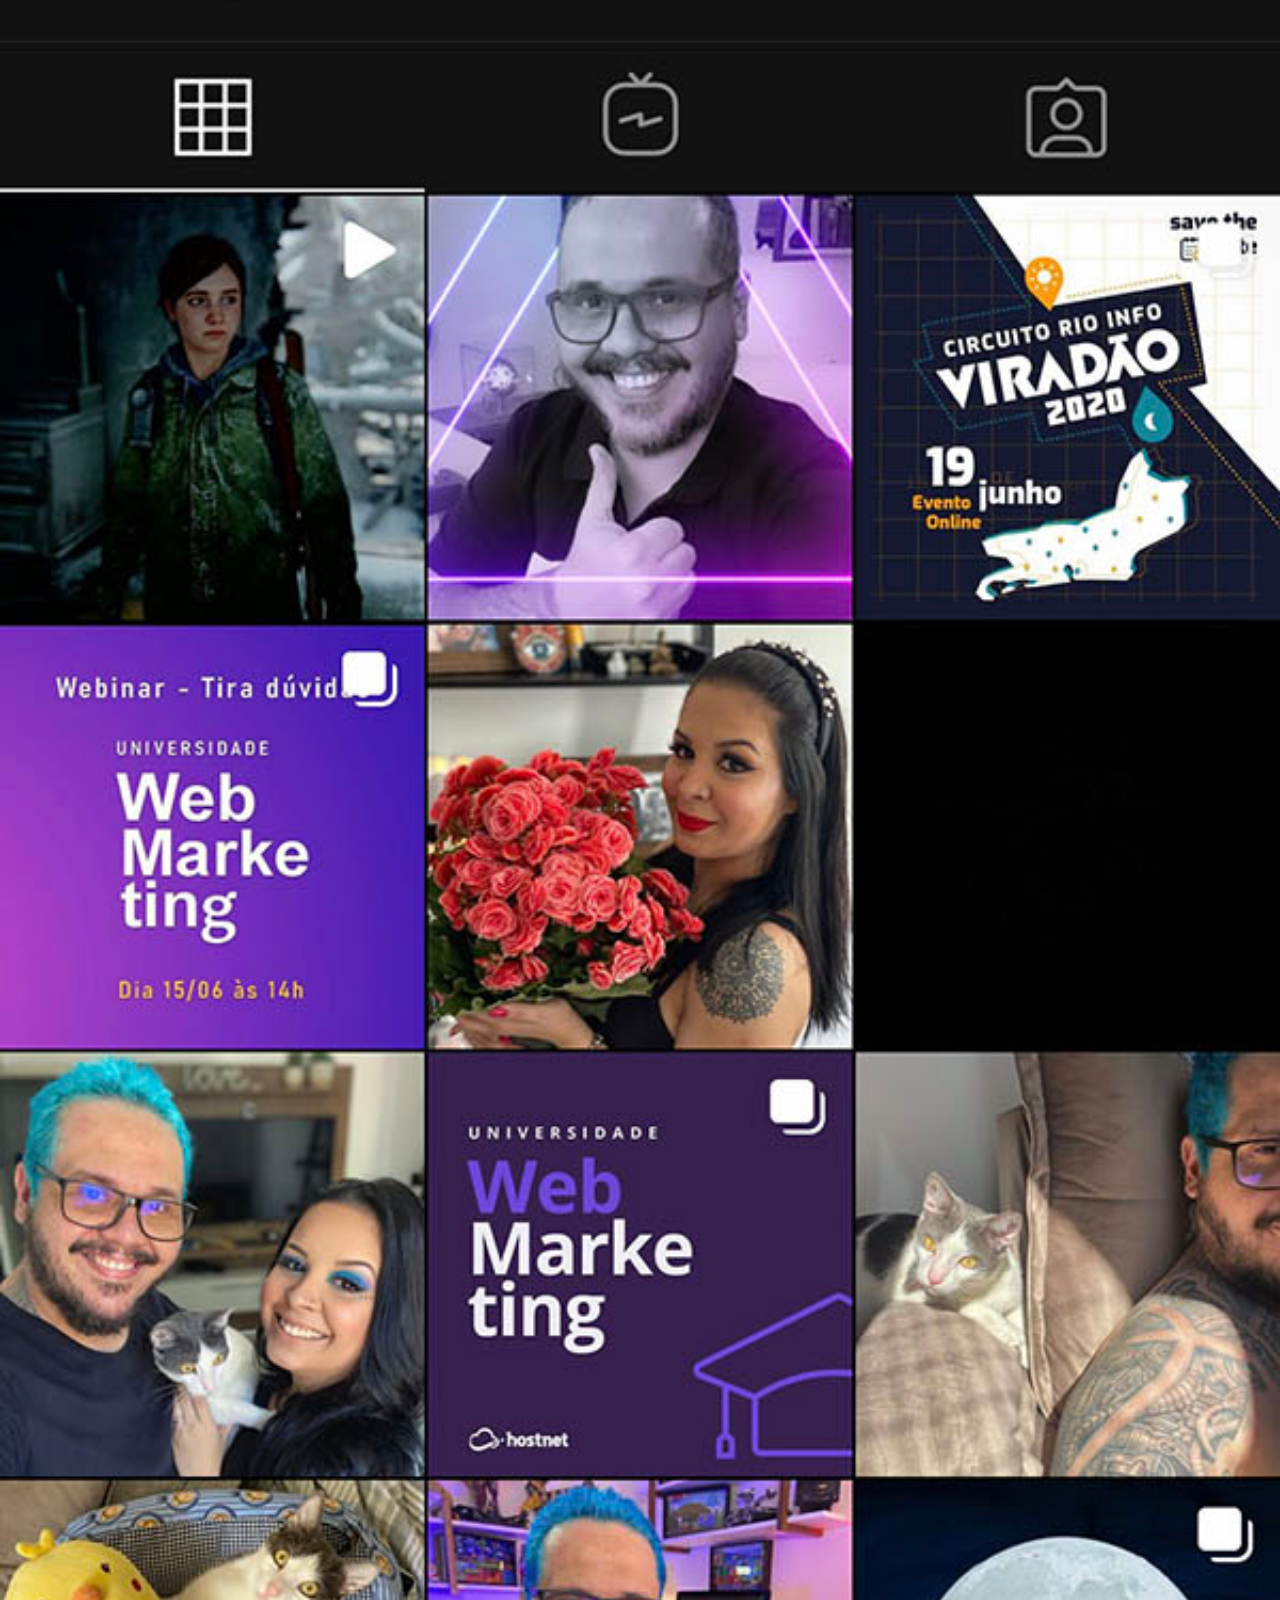
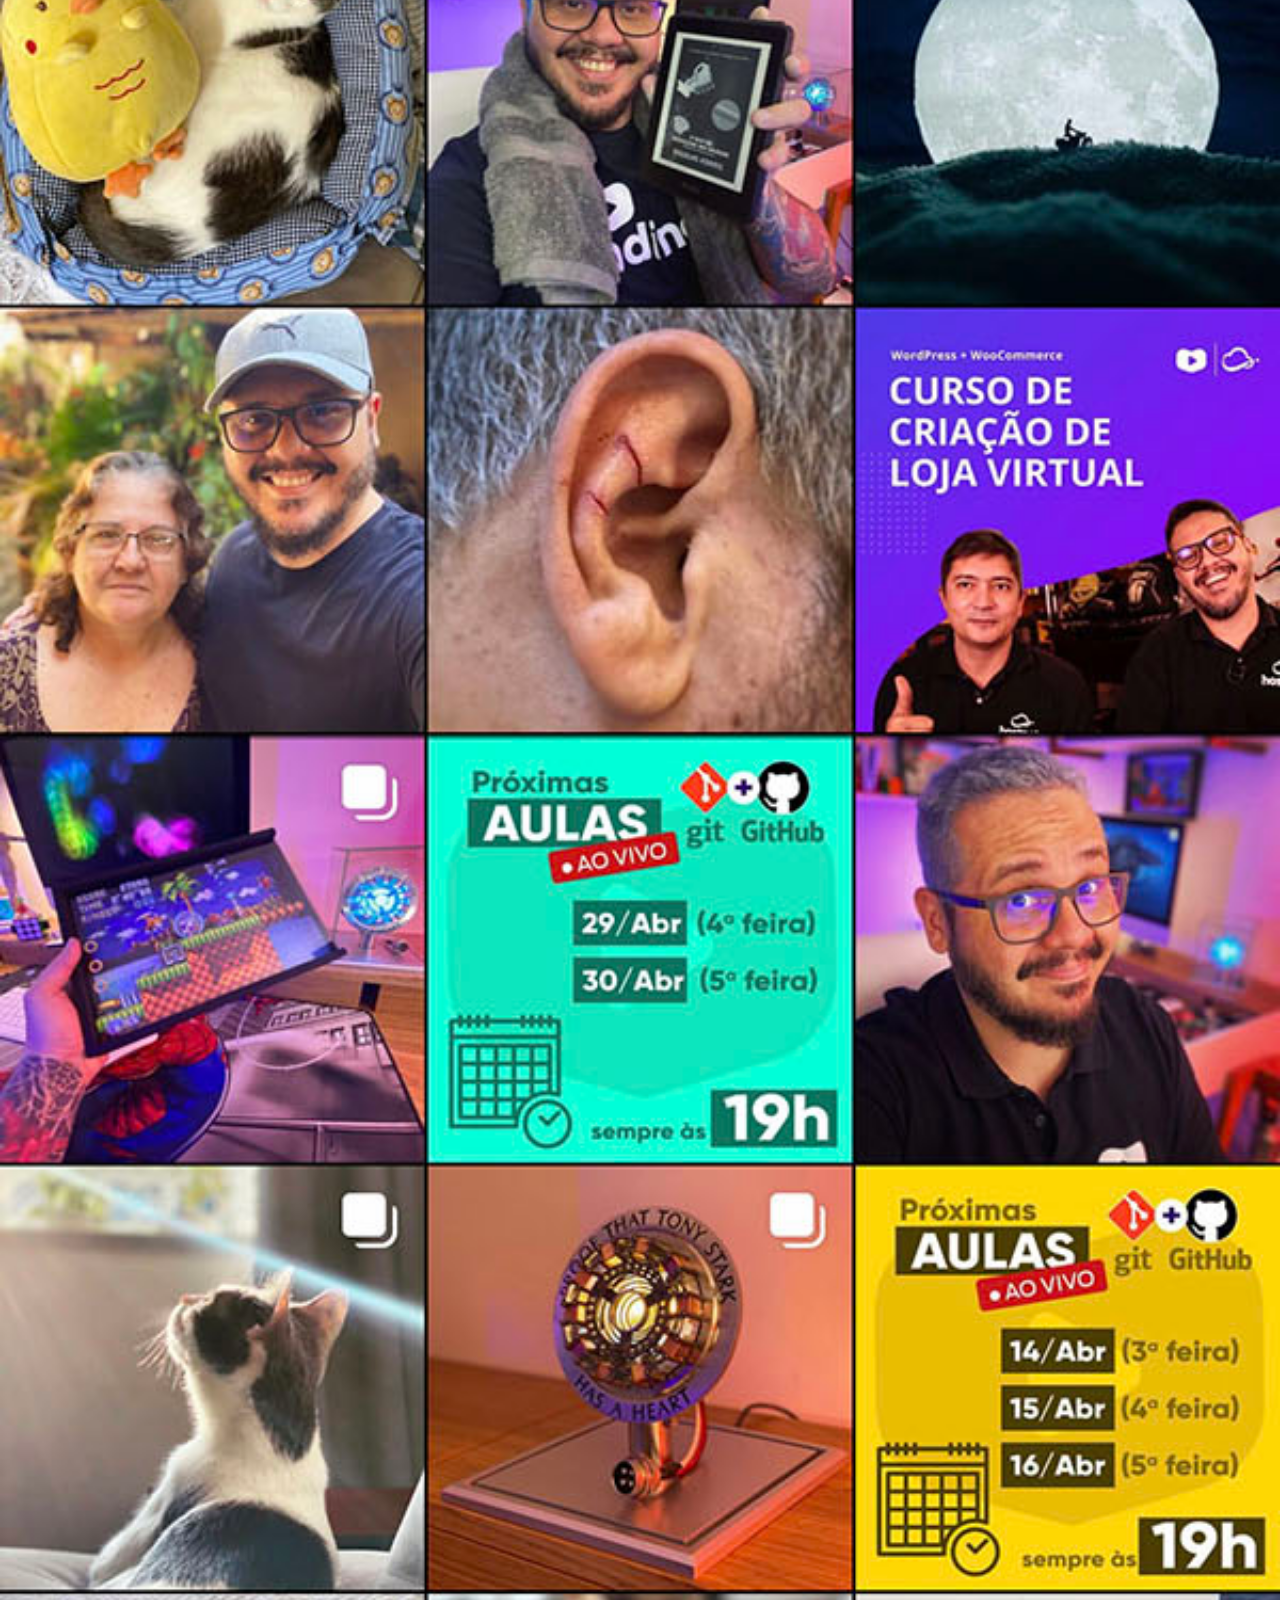
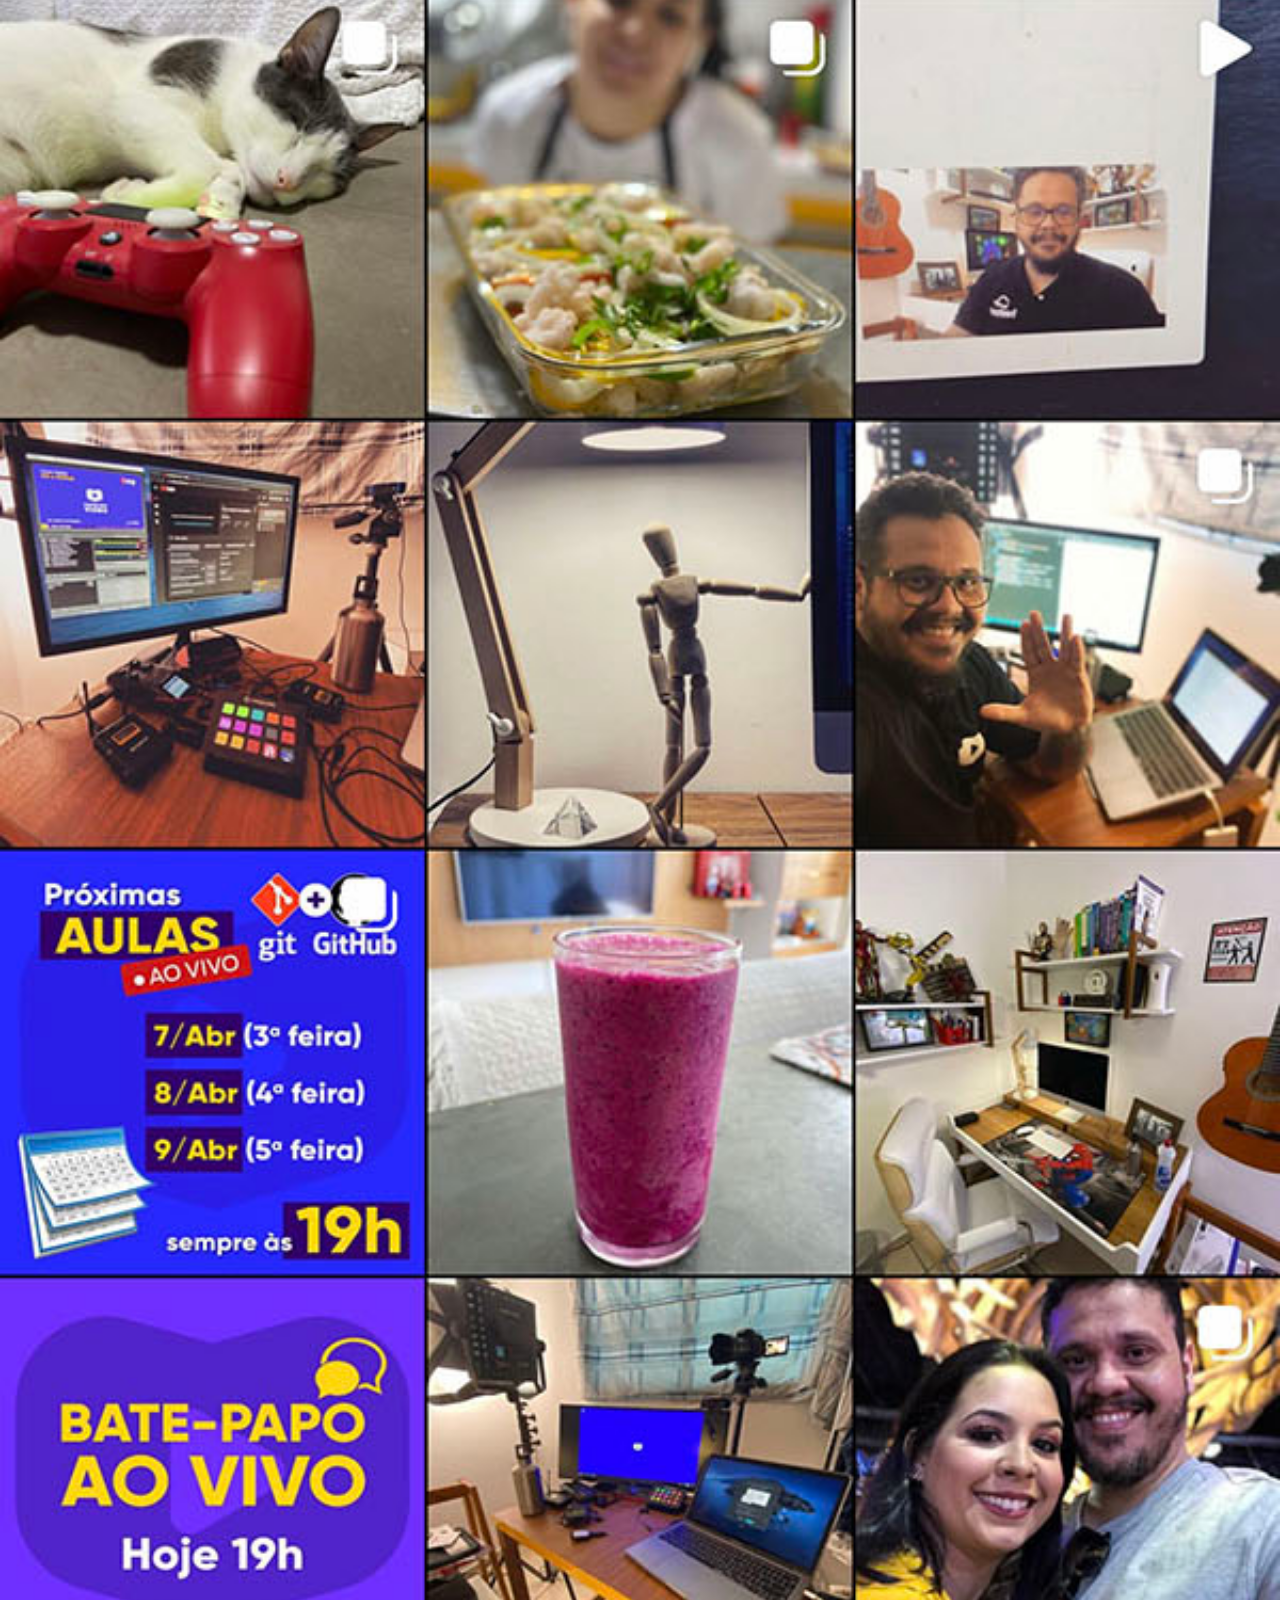
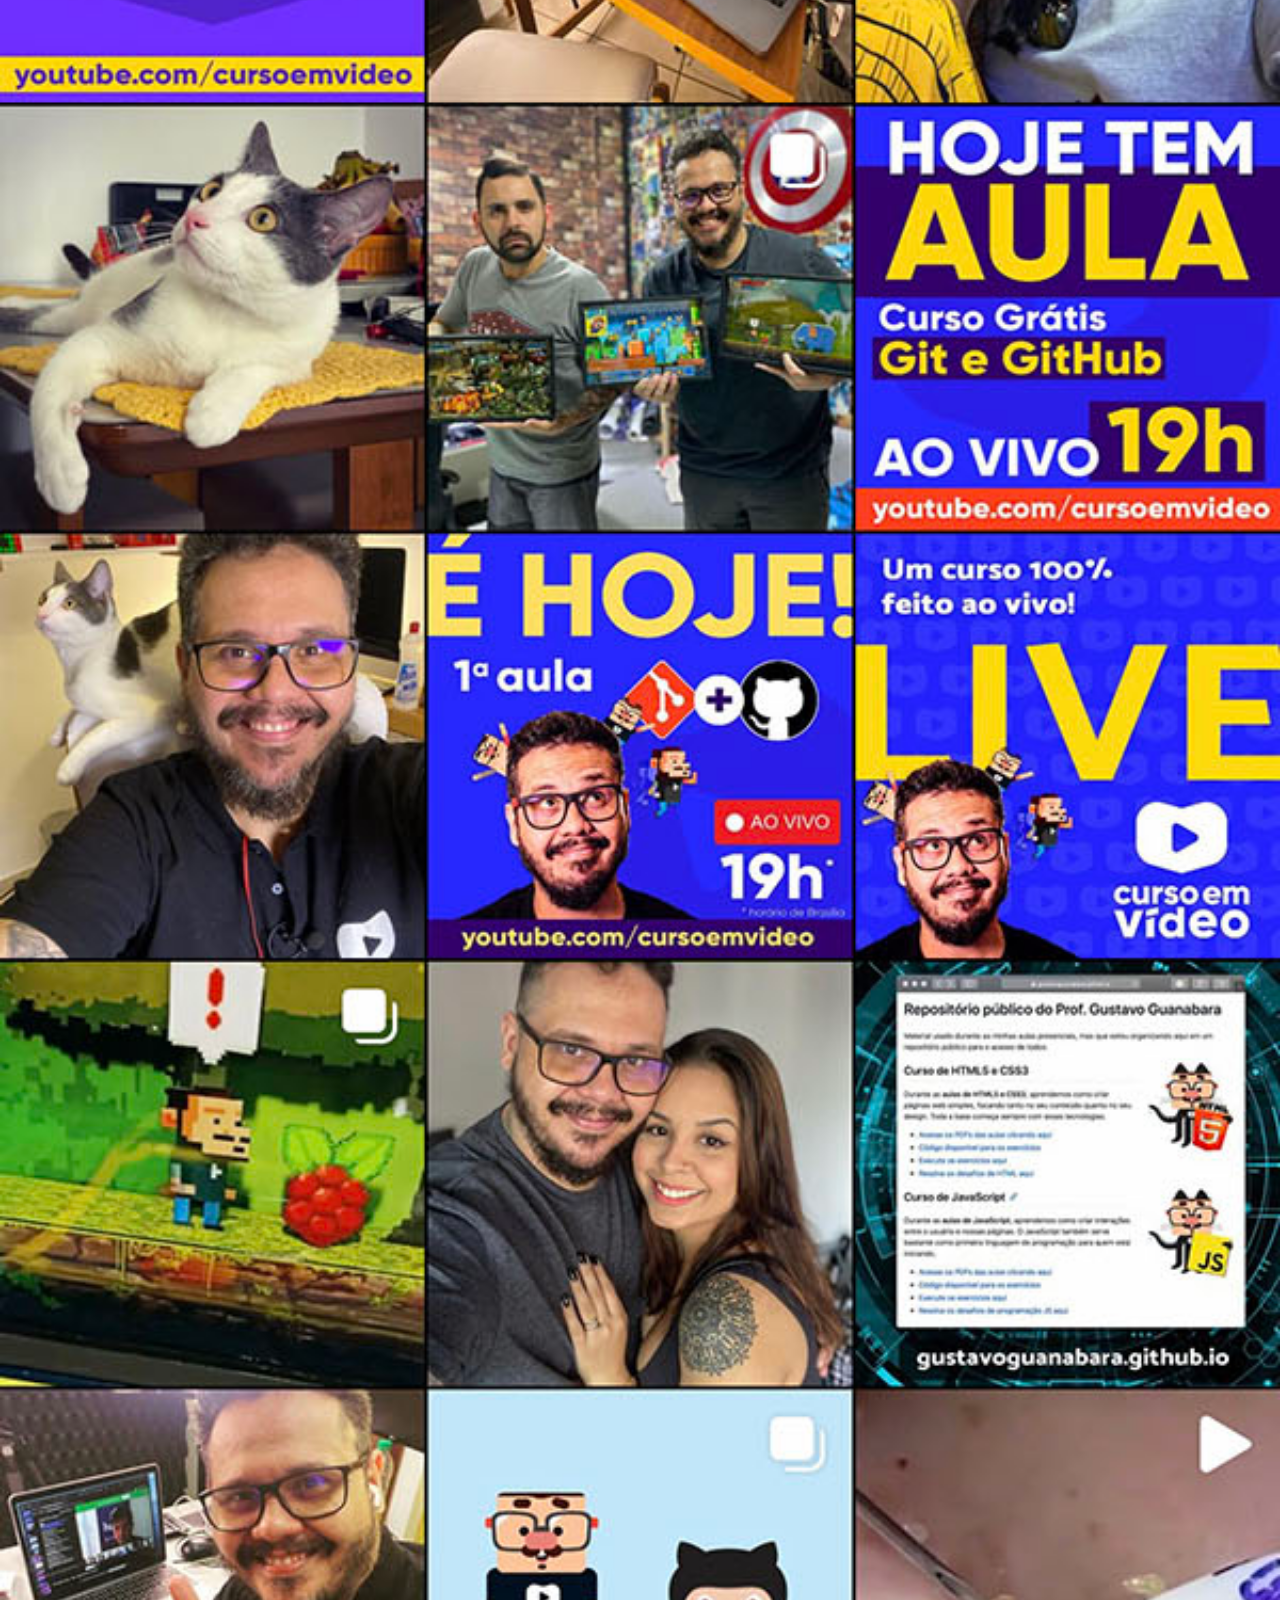
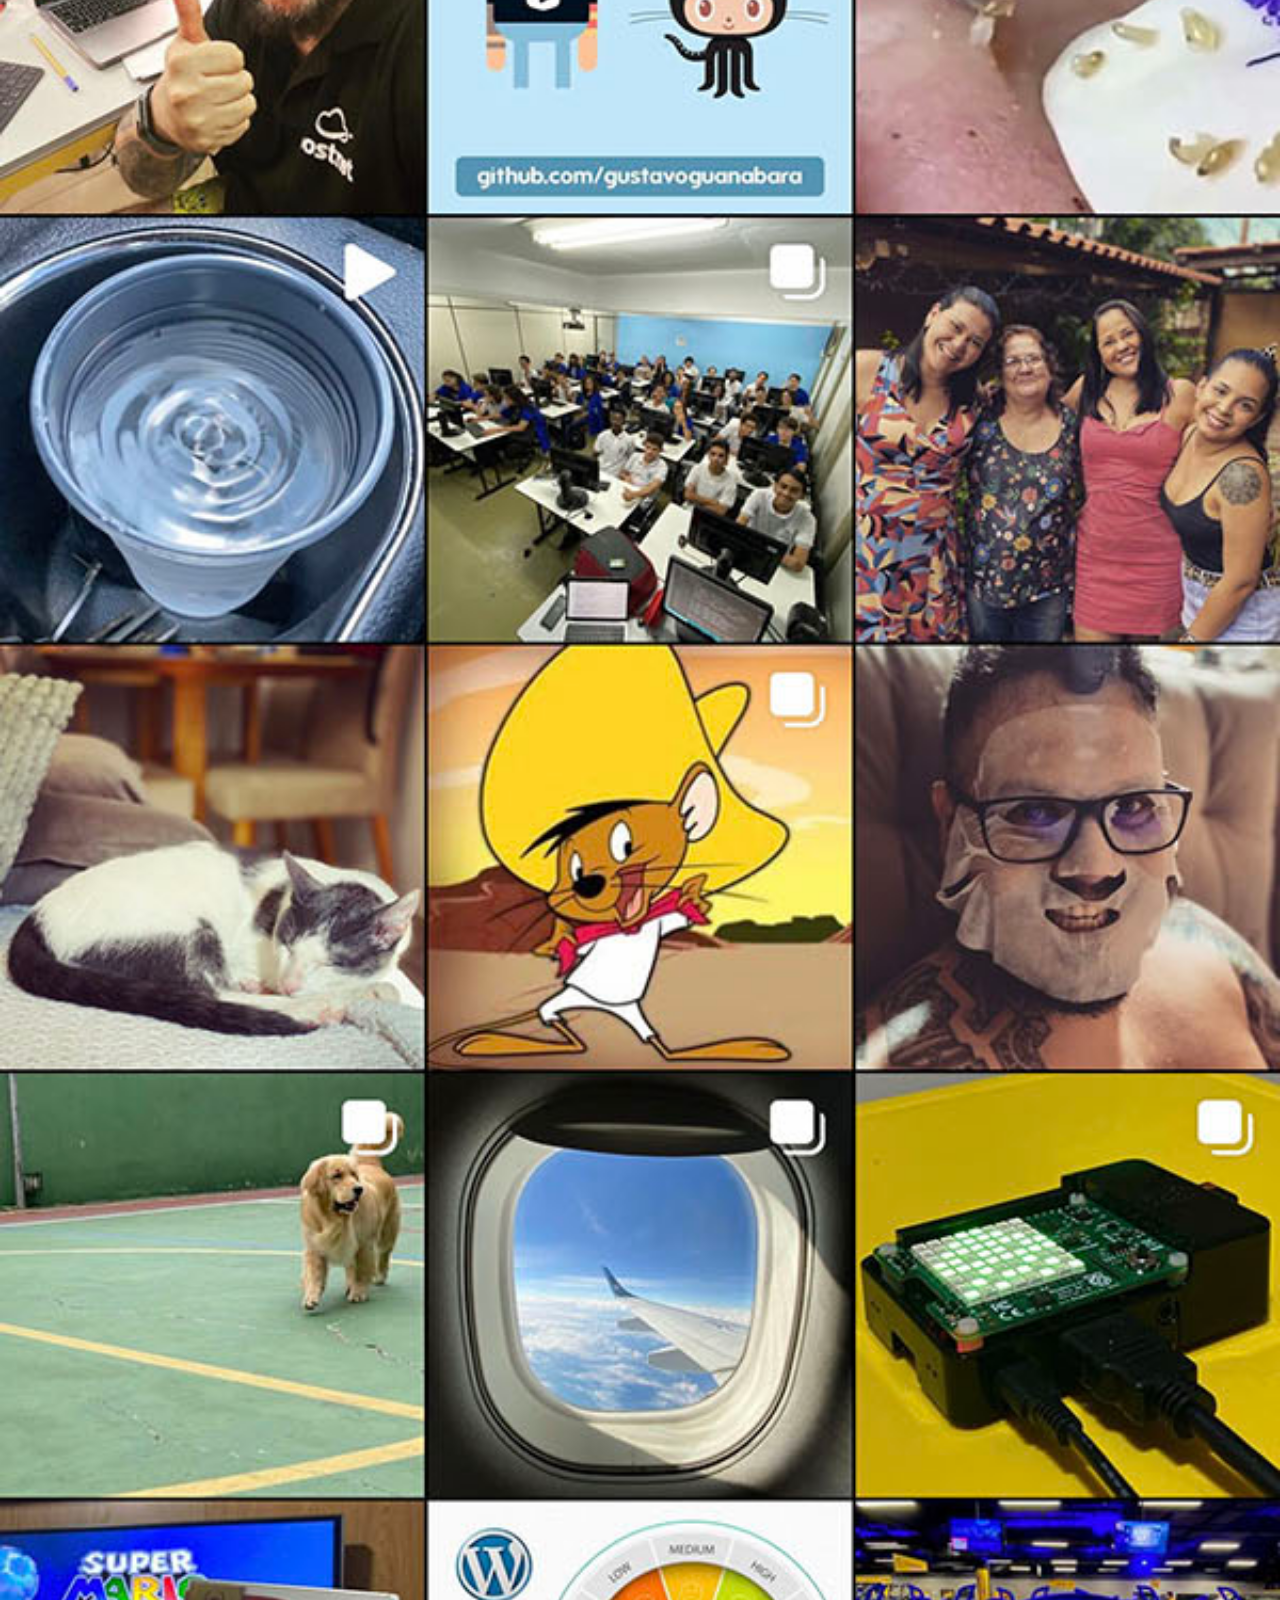
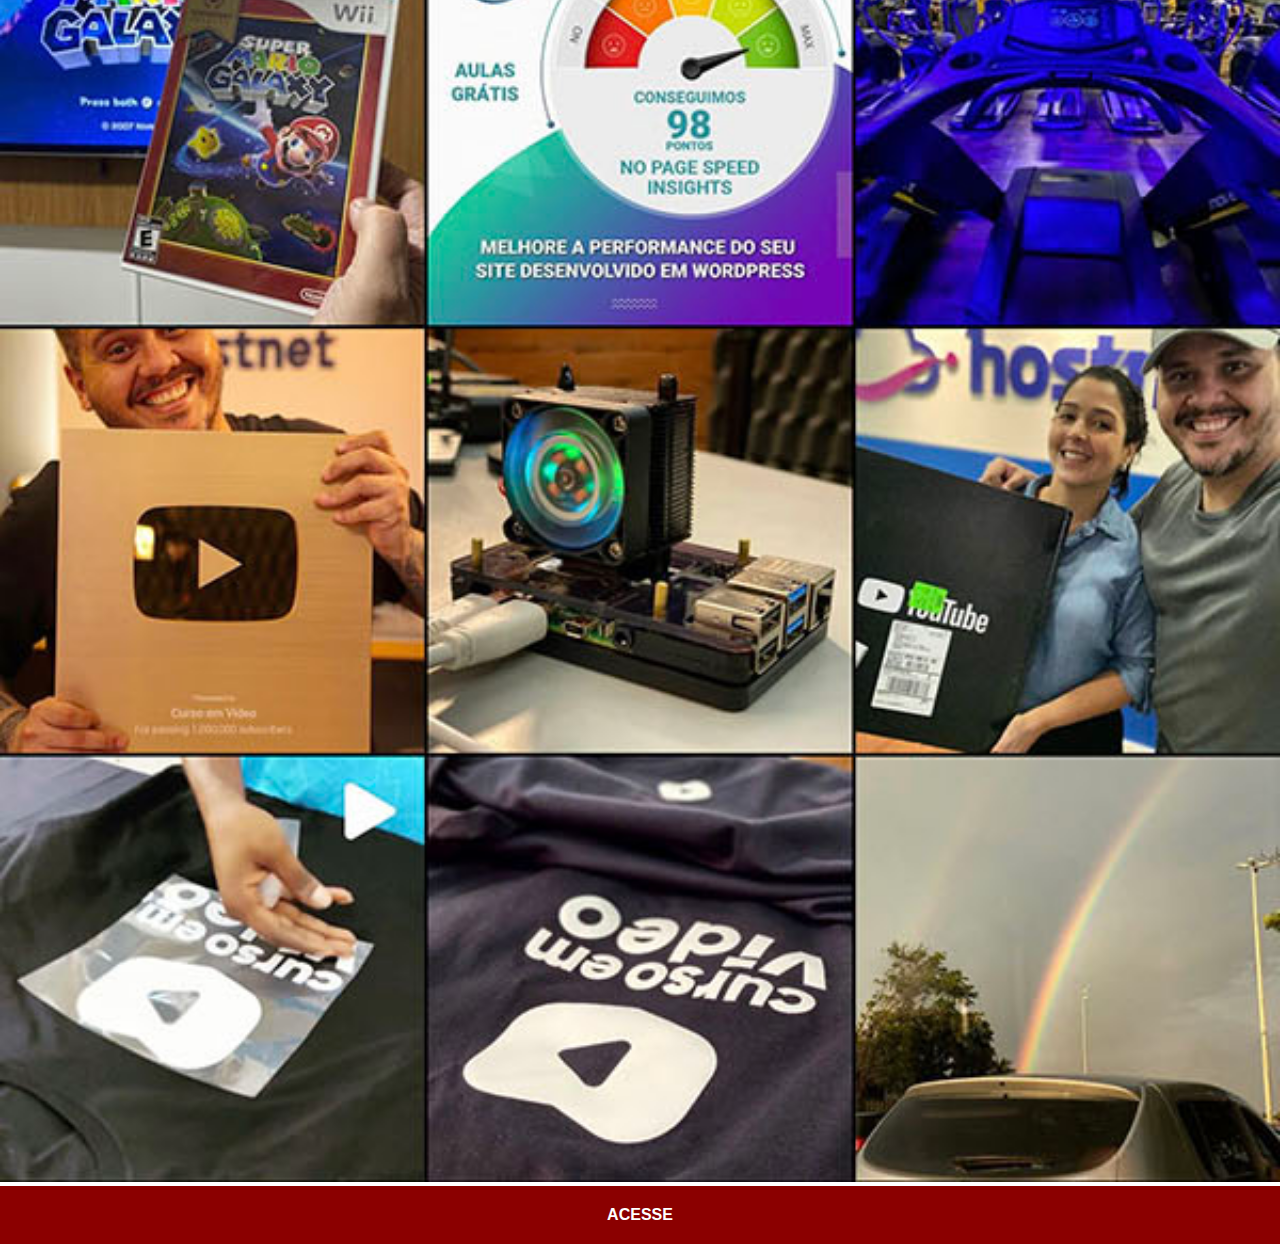
<file: instagram.html>
<!DOCTYPE html>
<html lang="pt-br">
<head>
    <meta charset="UTF-8">
    <meta http-equiv="X-UA-Compatible" content="IE=edge">
    <meta name="viewport" content="width=device-width, initial-scale=1.0">
    <title>Instagram</title>
    <link rel="stylesheet" href="estilo/social.css">
</head>
<body>
    <img src="imagens/tela-instagram.jpg" alt="Instagram">
    <a href="https://www.instagram.com/gustavoguanabara/" target="_blank">ACESSE</a>       
   
</body>
</html>
</file>
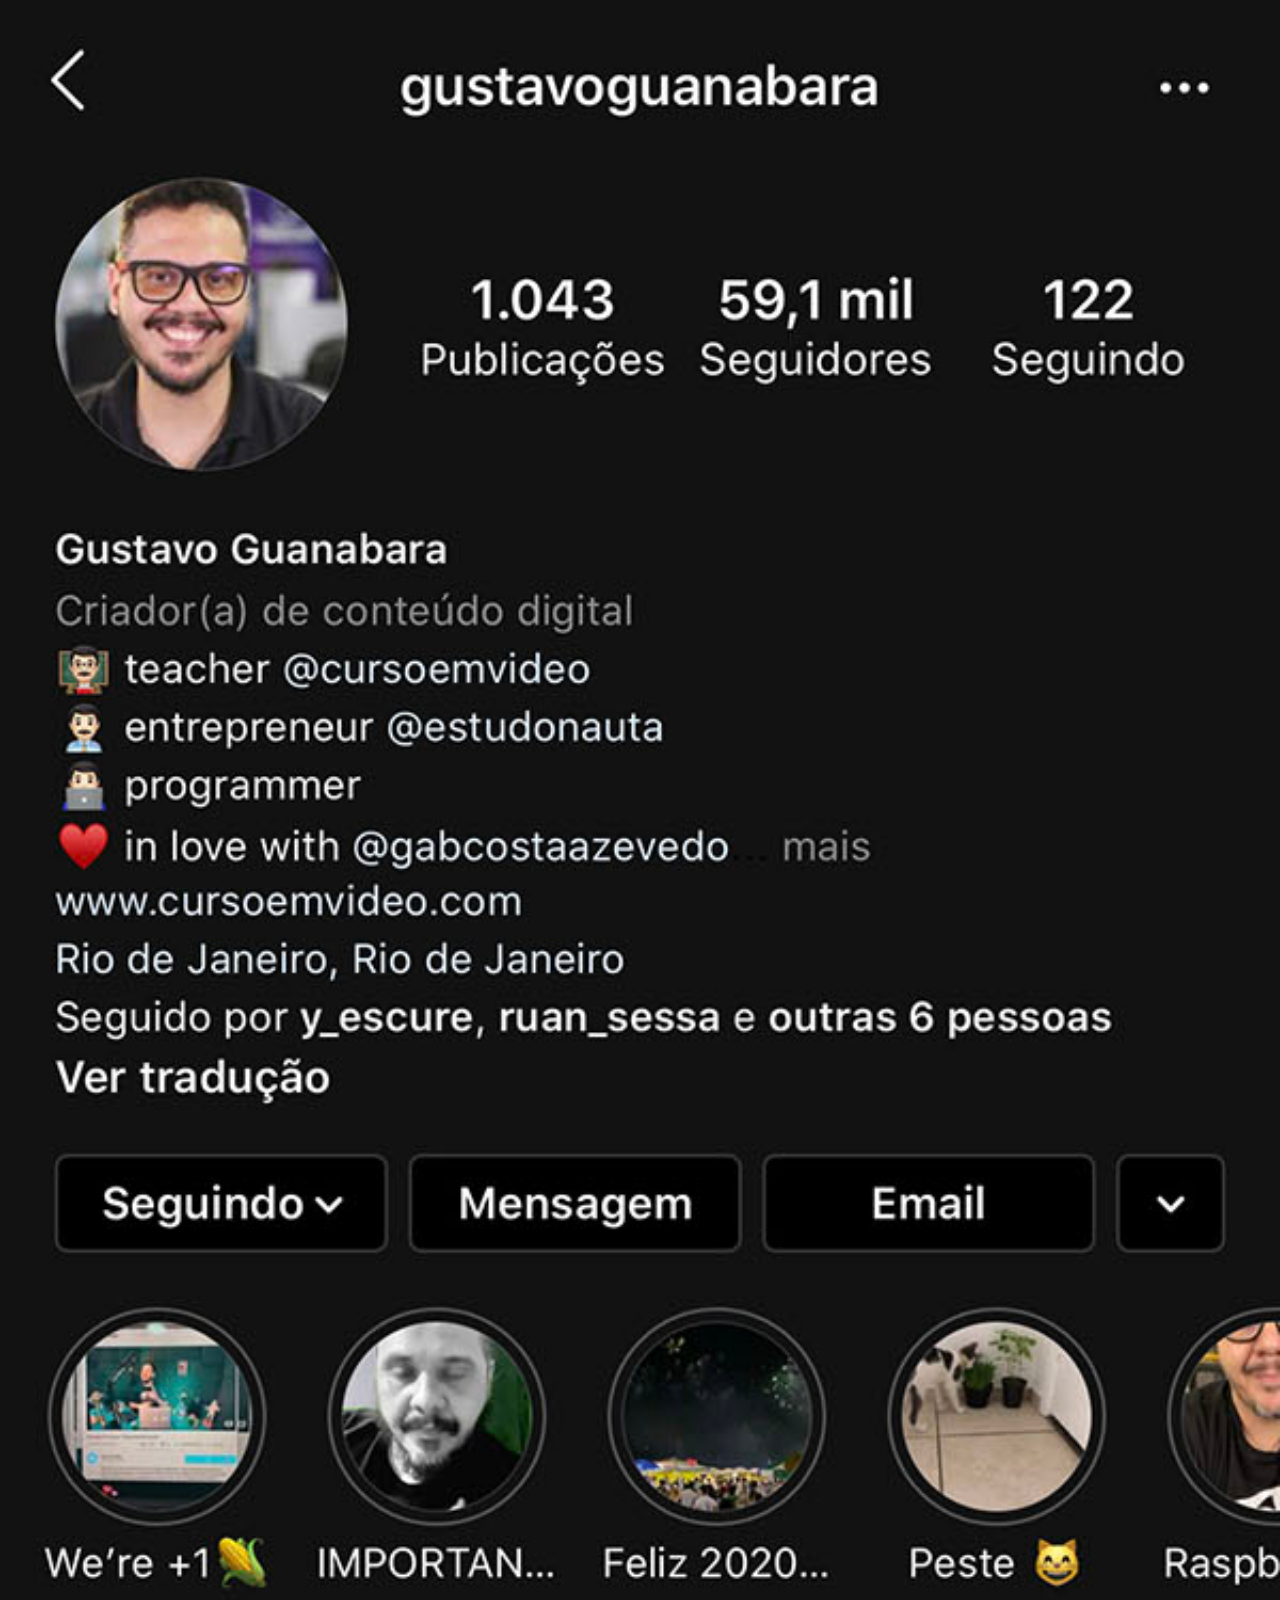
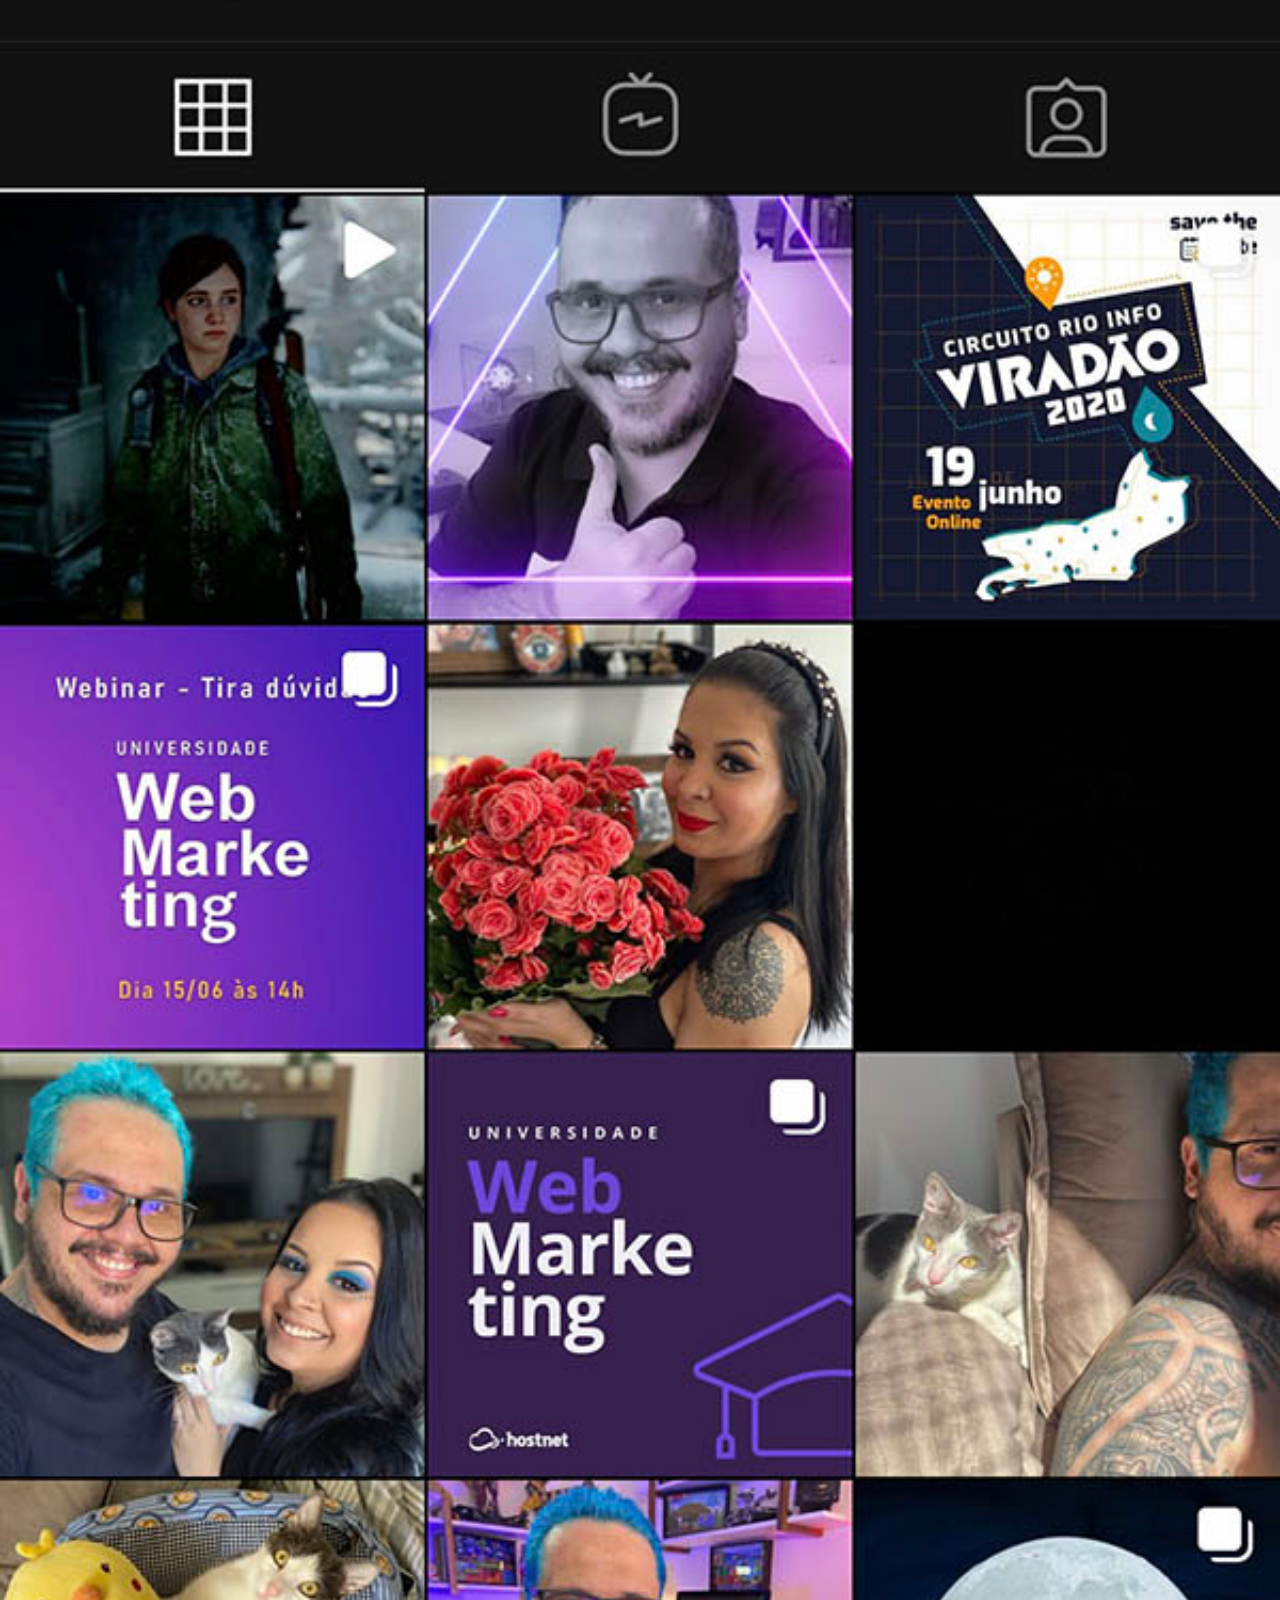
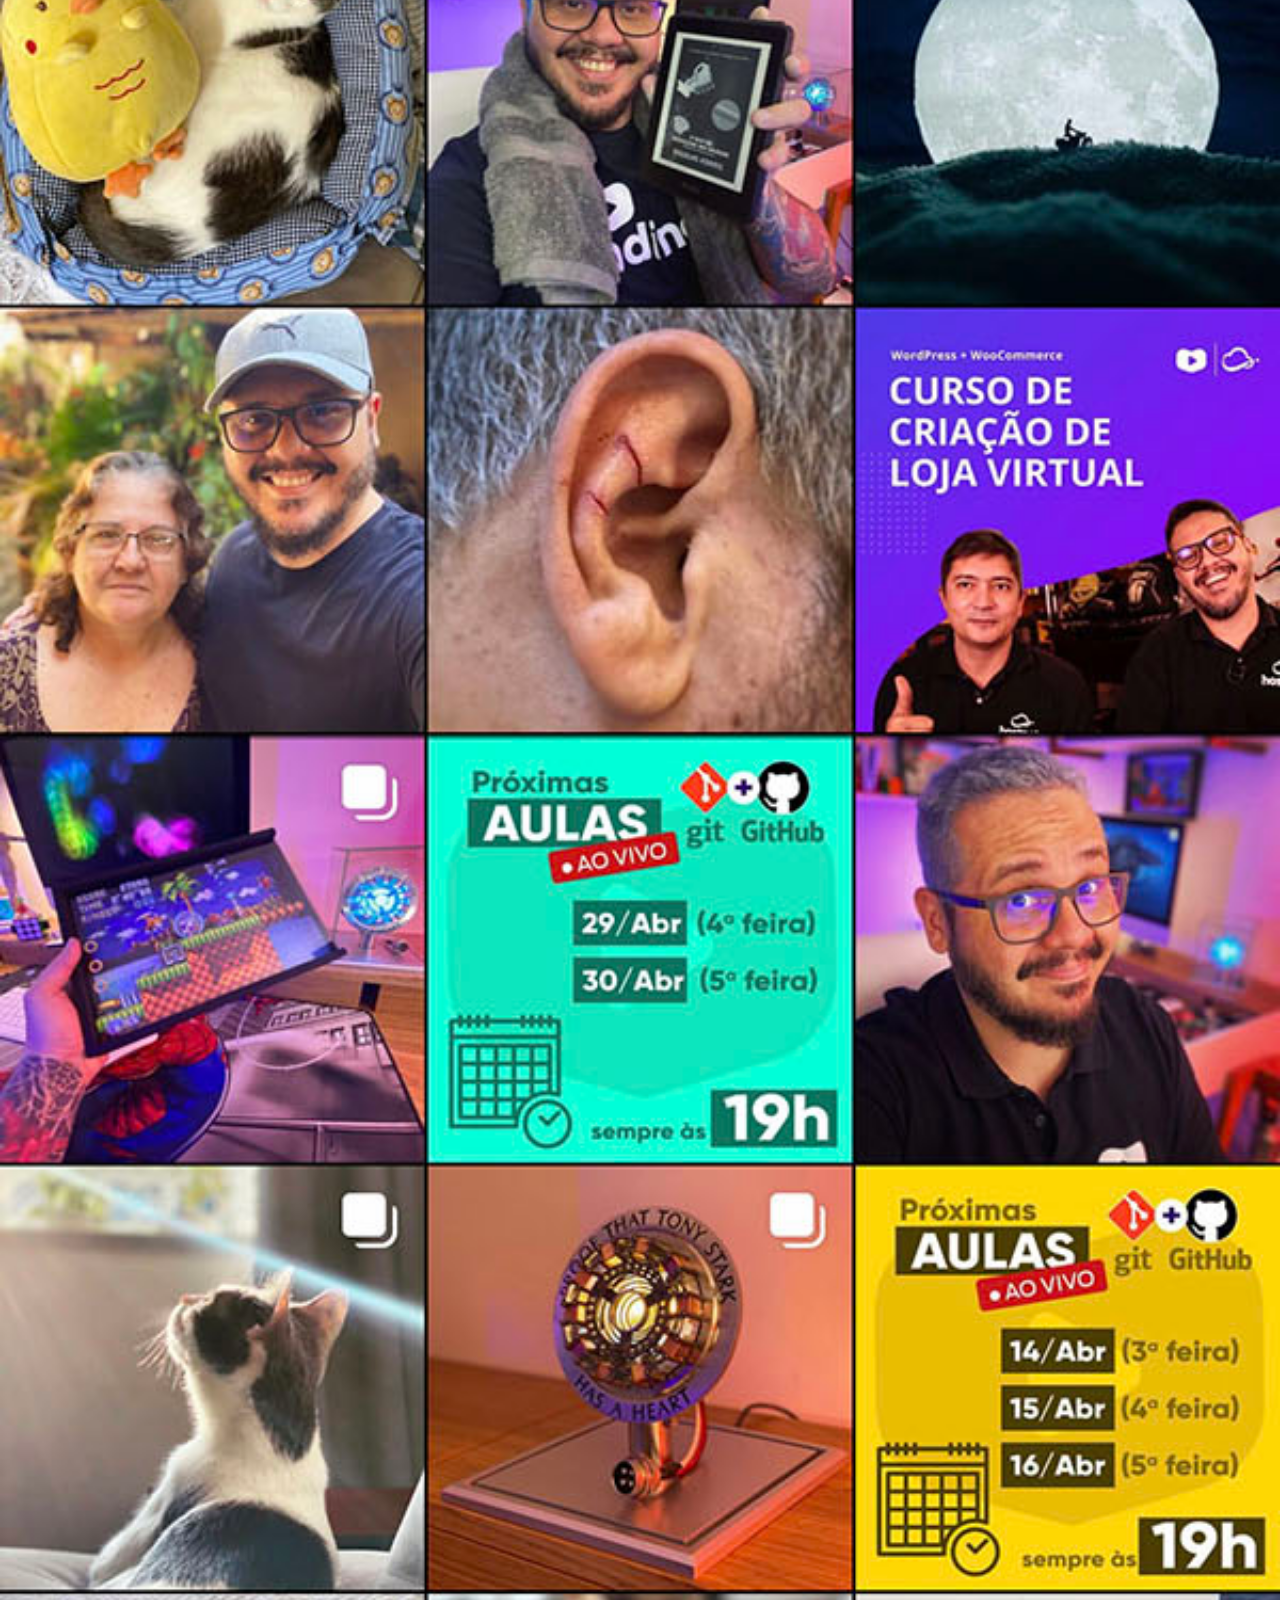
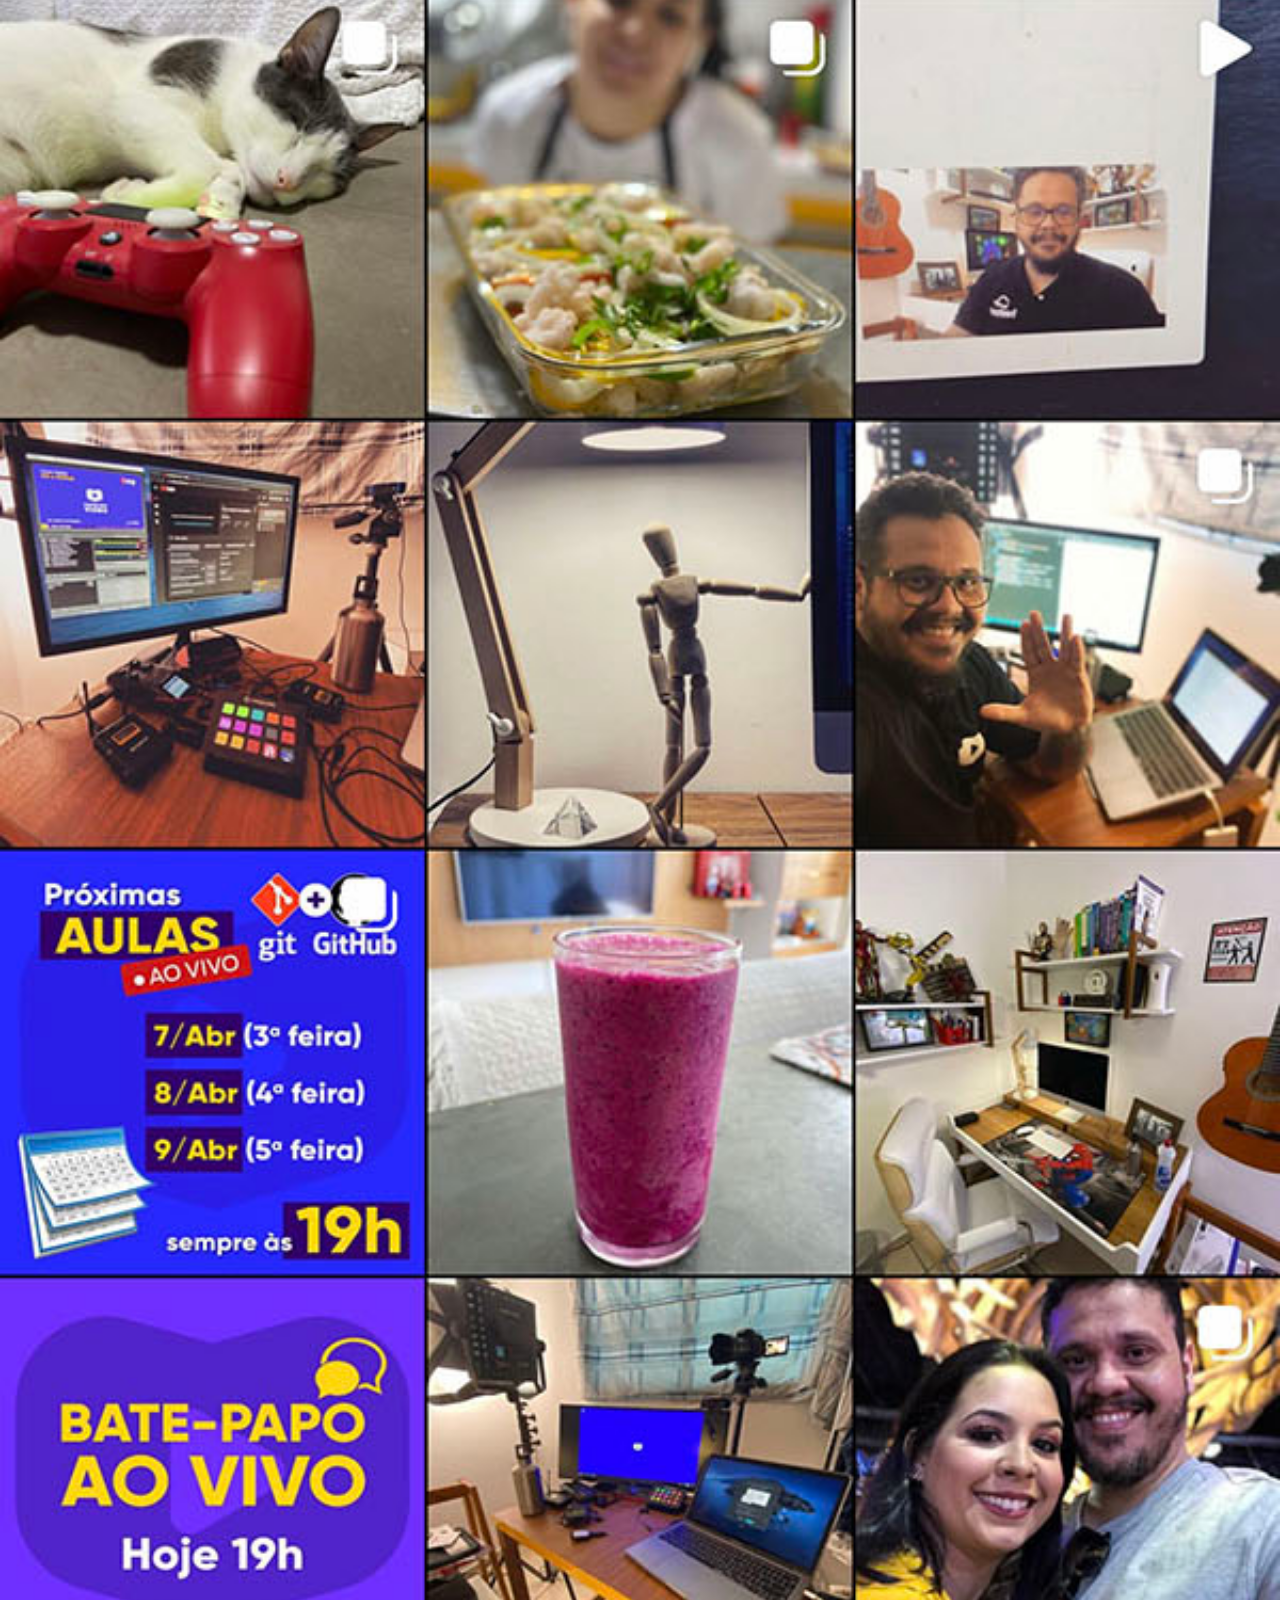
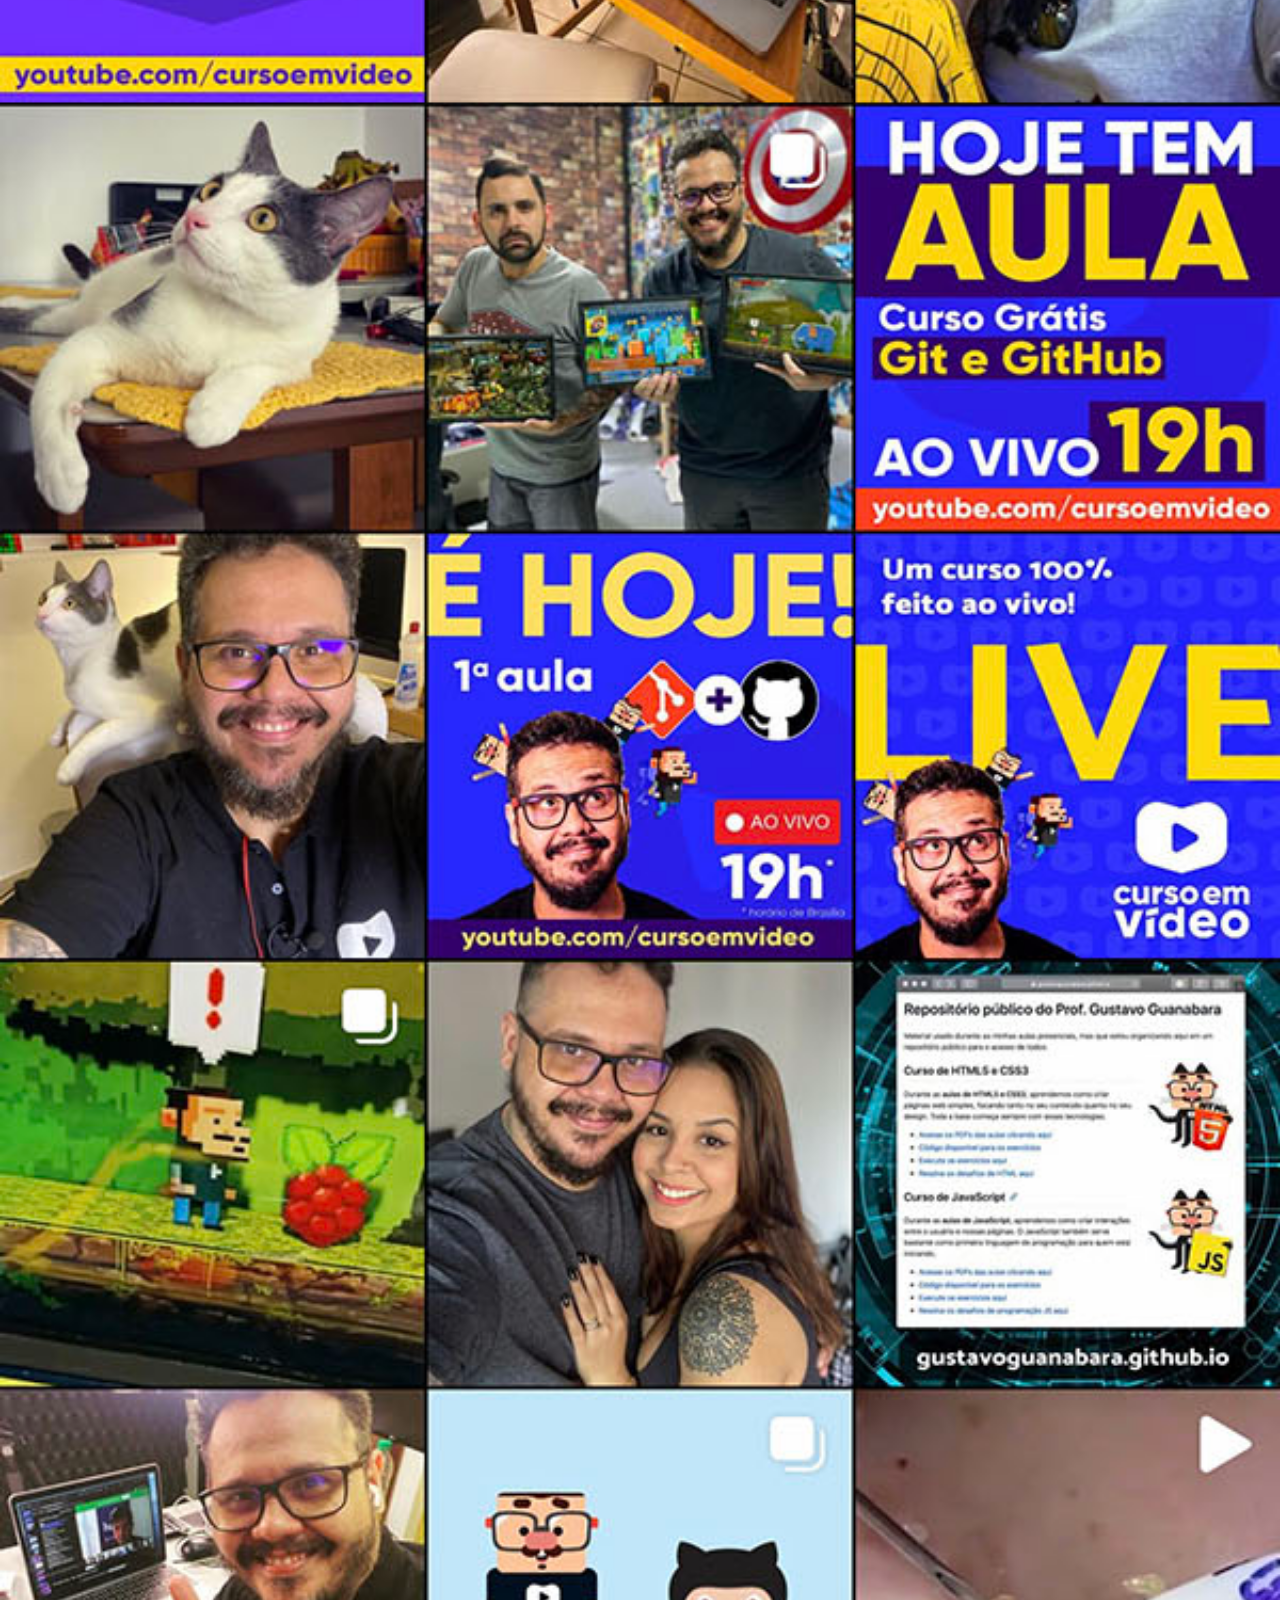
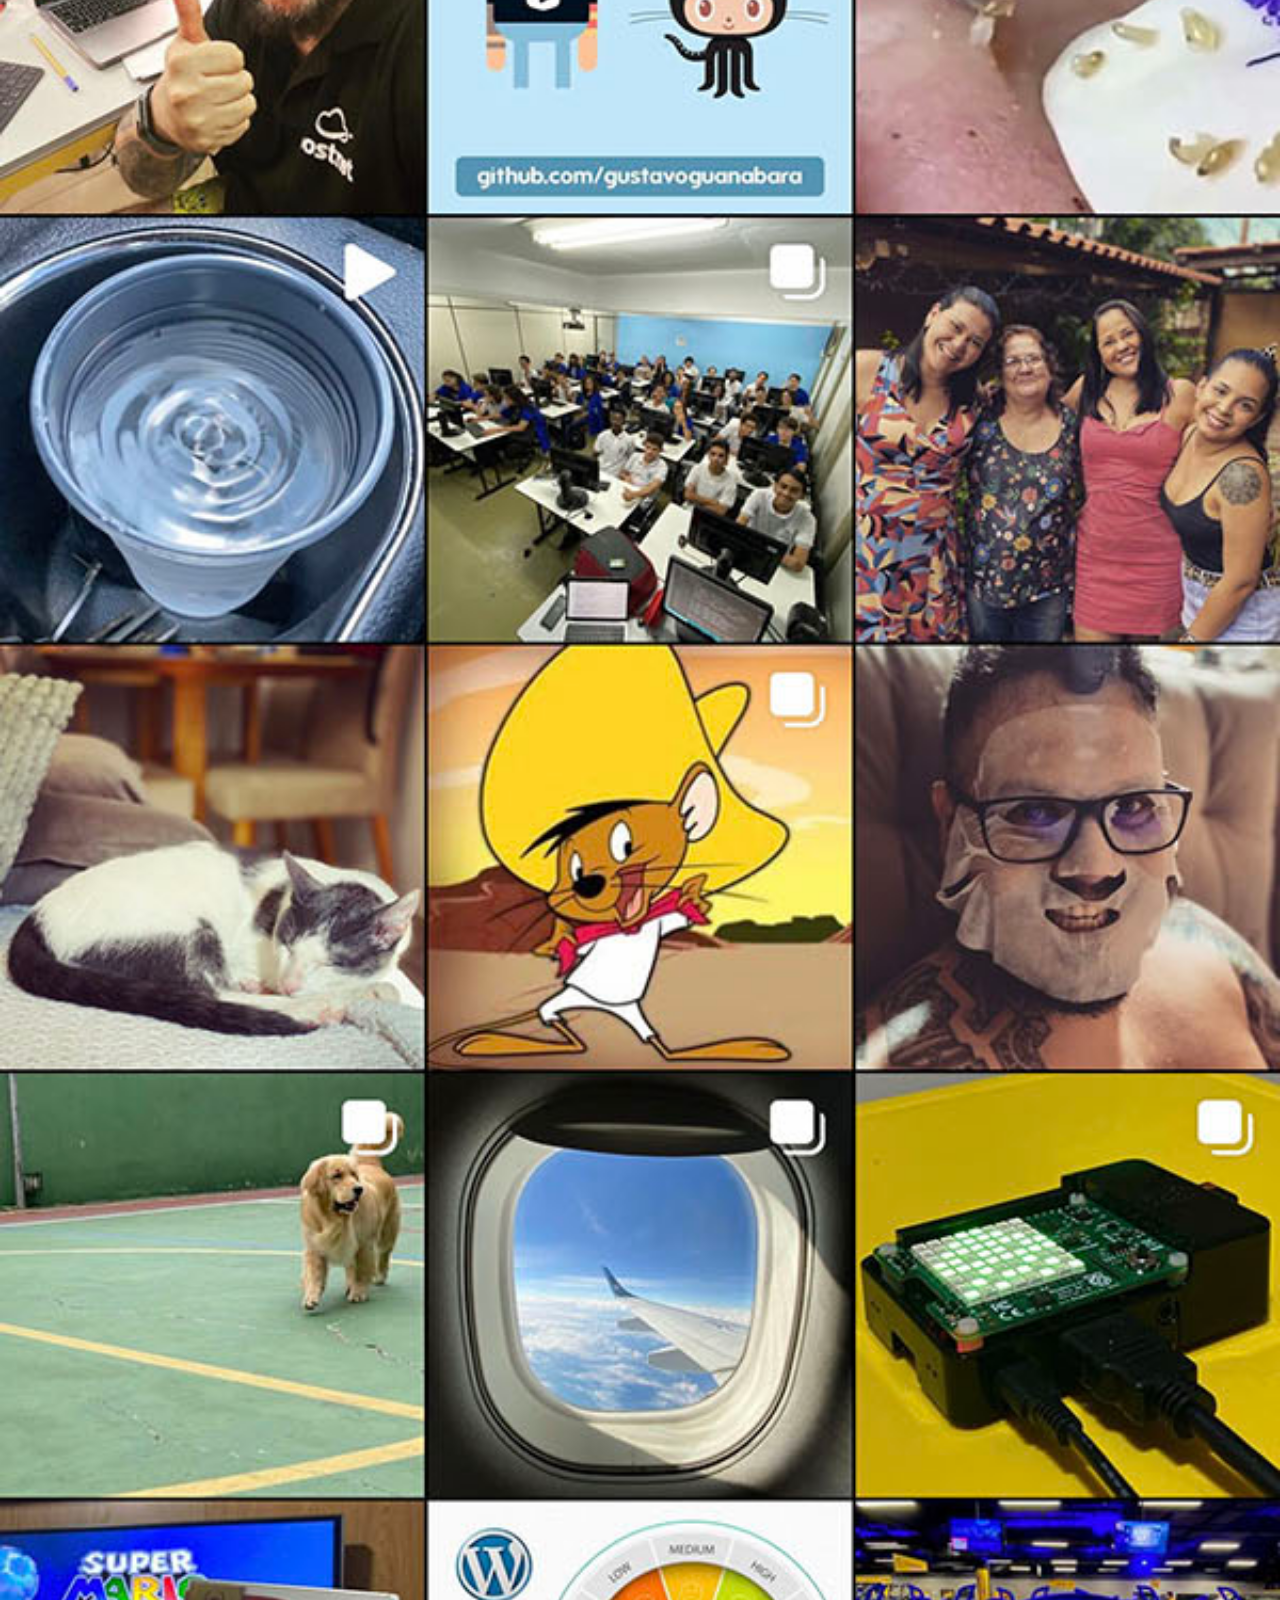
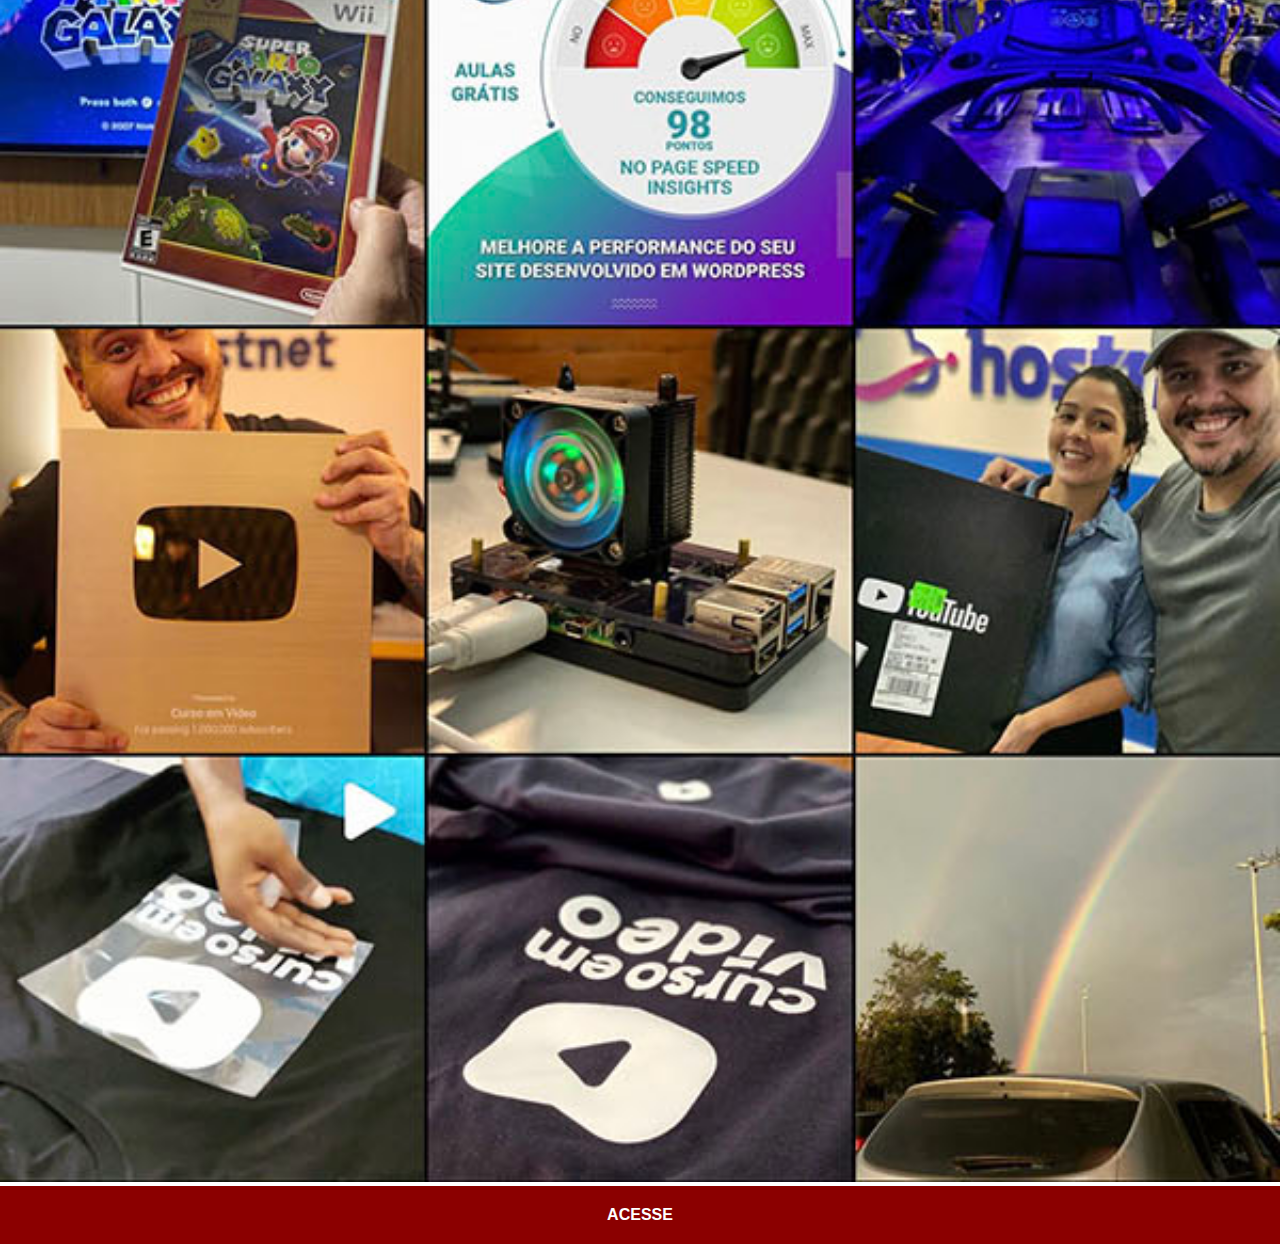
<file: twitter.html>
<!DOCTYPE html>
<html lang="pt-br">
<head>
    <meta charset="UTF-8">
    <meta http-equiv="X-UA-Compatible" content="IE=edge">
    <meta name="viewport" content="width=device-width, initial-scale=1.0">
    <title>Twitter</title>
    <link rel="stylesheet" href="estilo/social.css">
</head>
<body>
    <img src="imagens/tela-instagram.jpg" alt="Instagram">
    <a href="https://www.instagram.com/gustavoguanabara/" target="_blank">ACESSE</a> 
    
</body>
</html>
</file>
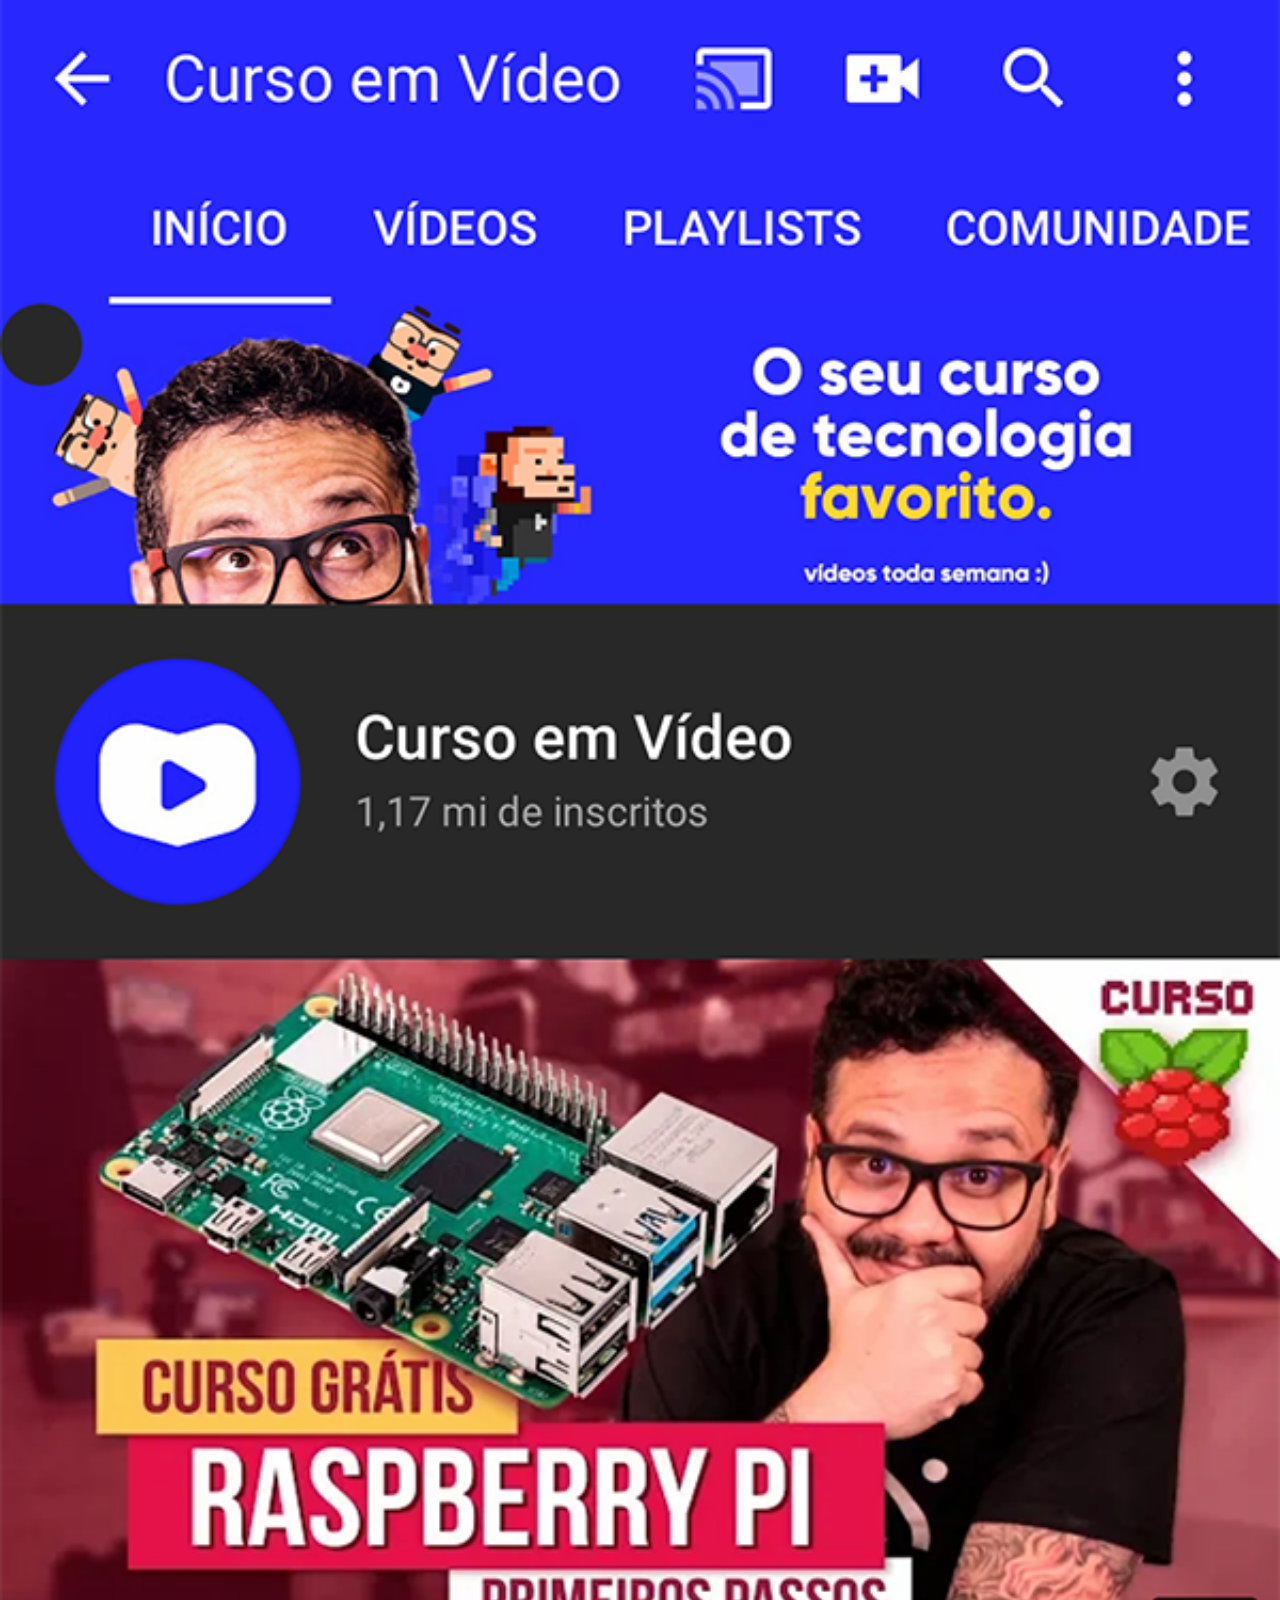
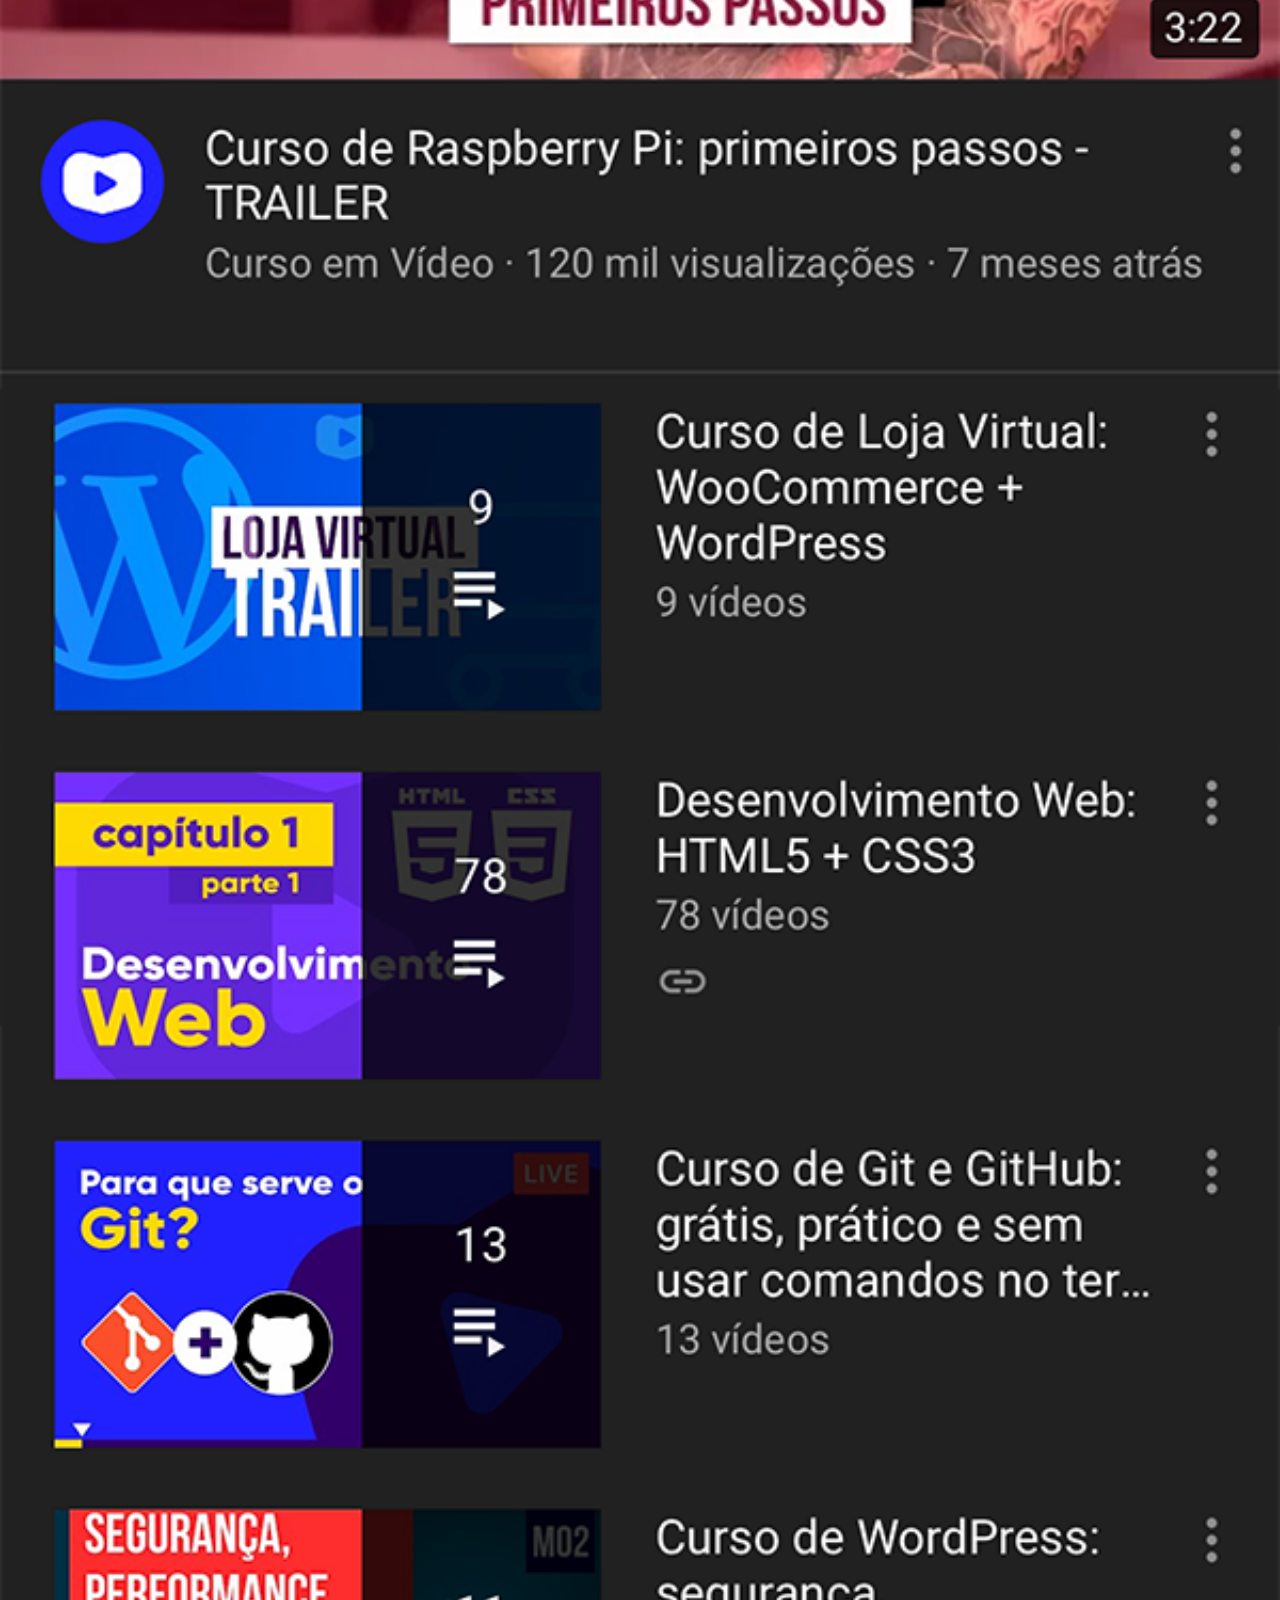
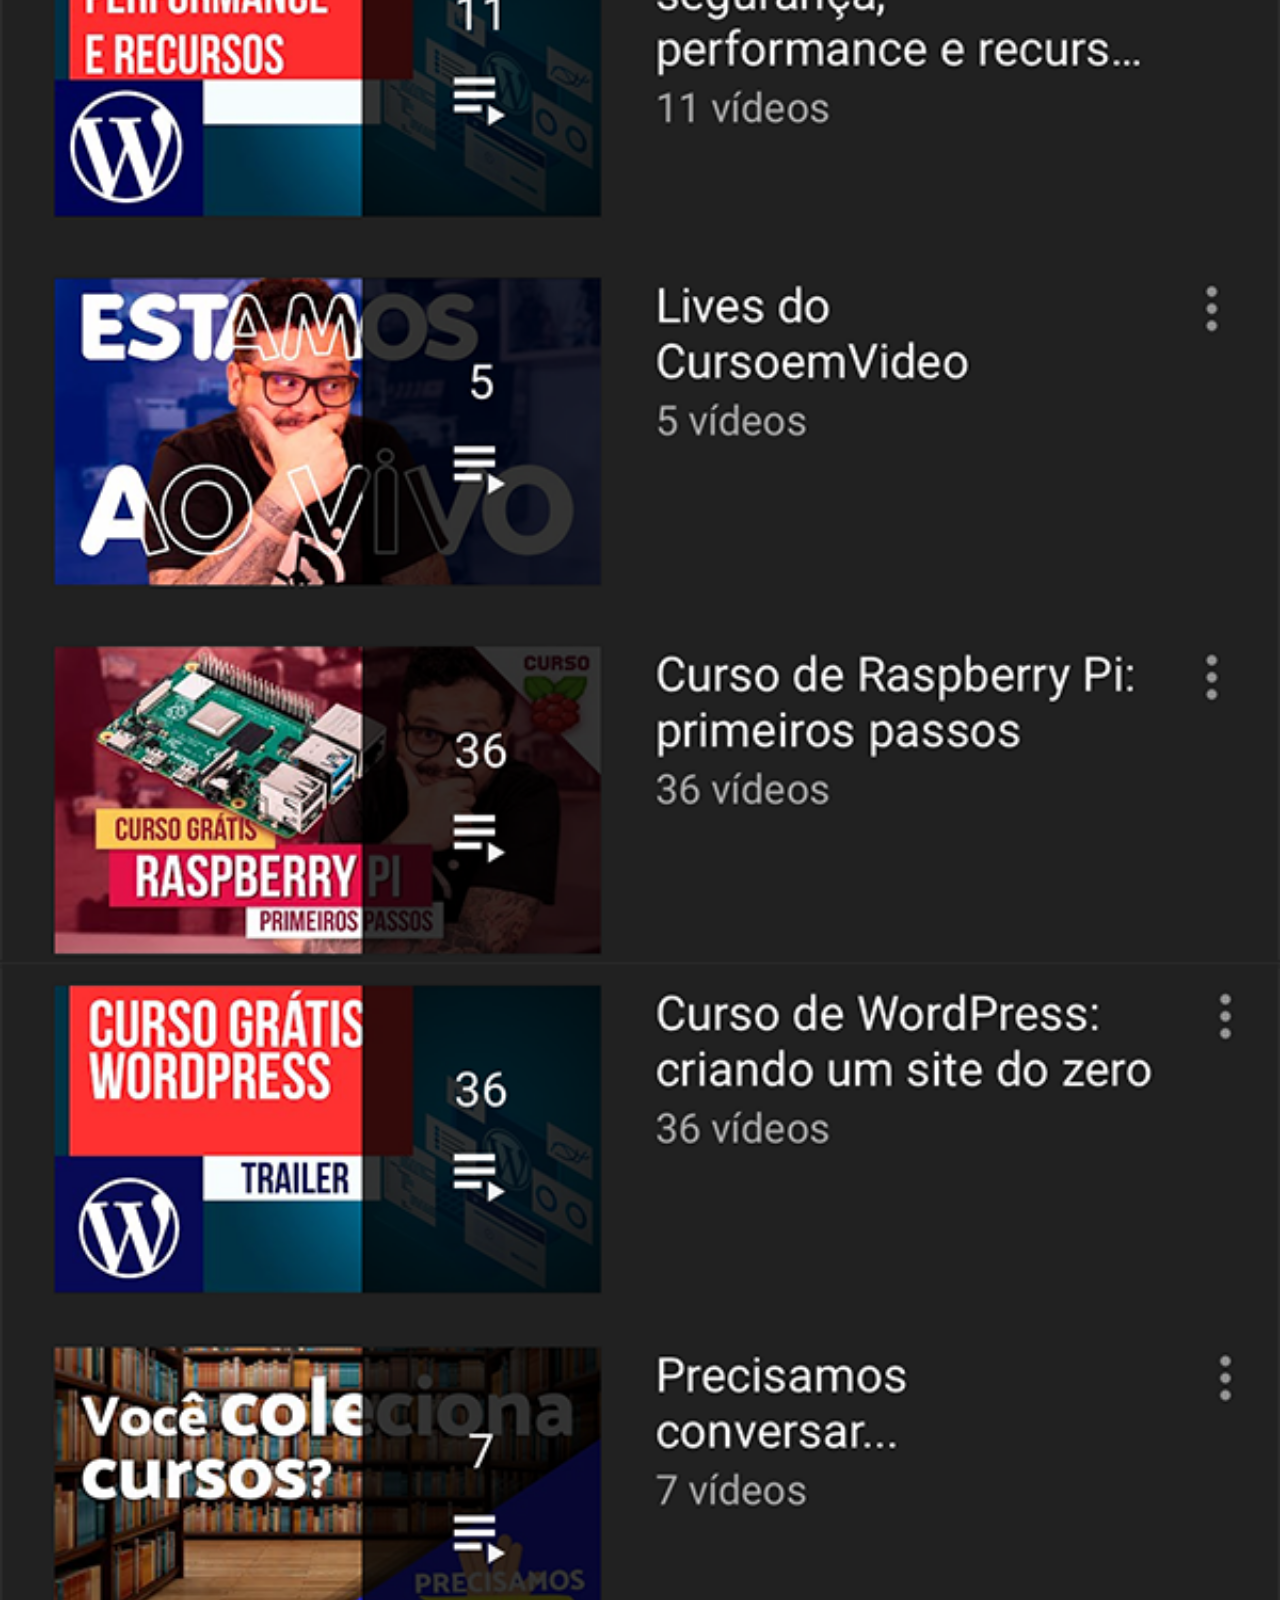
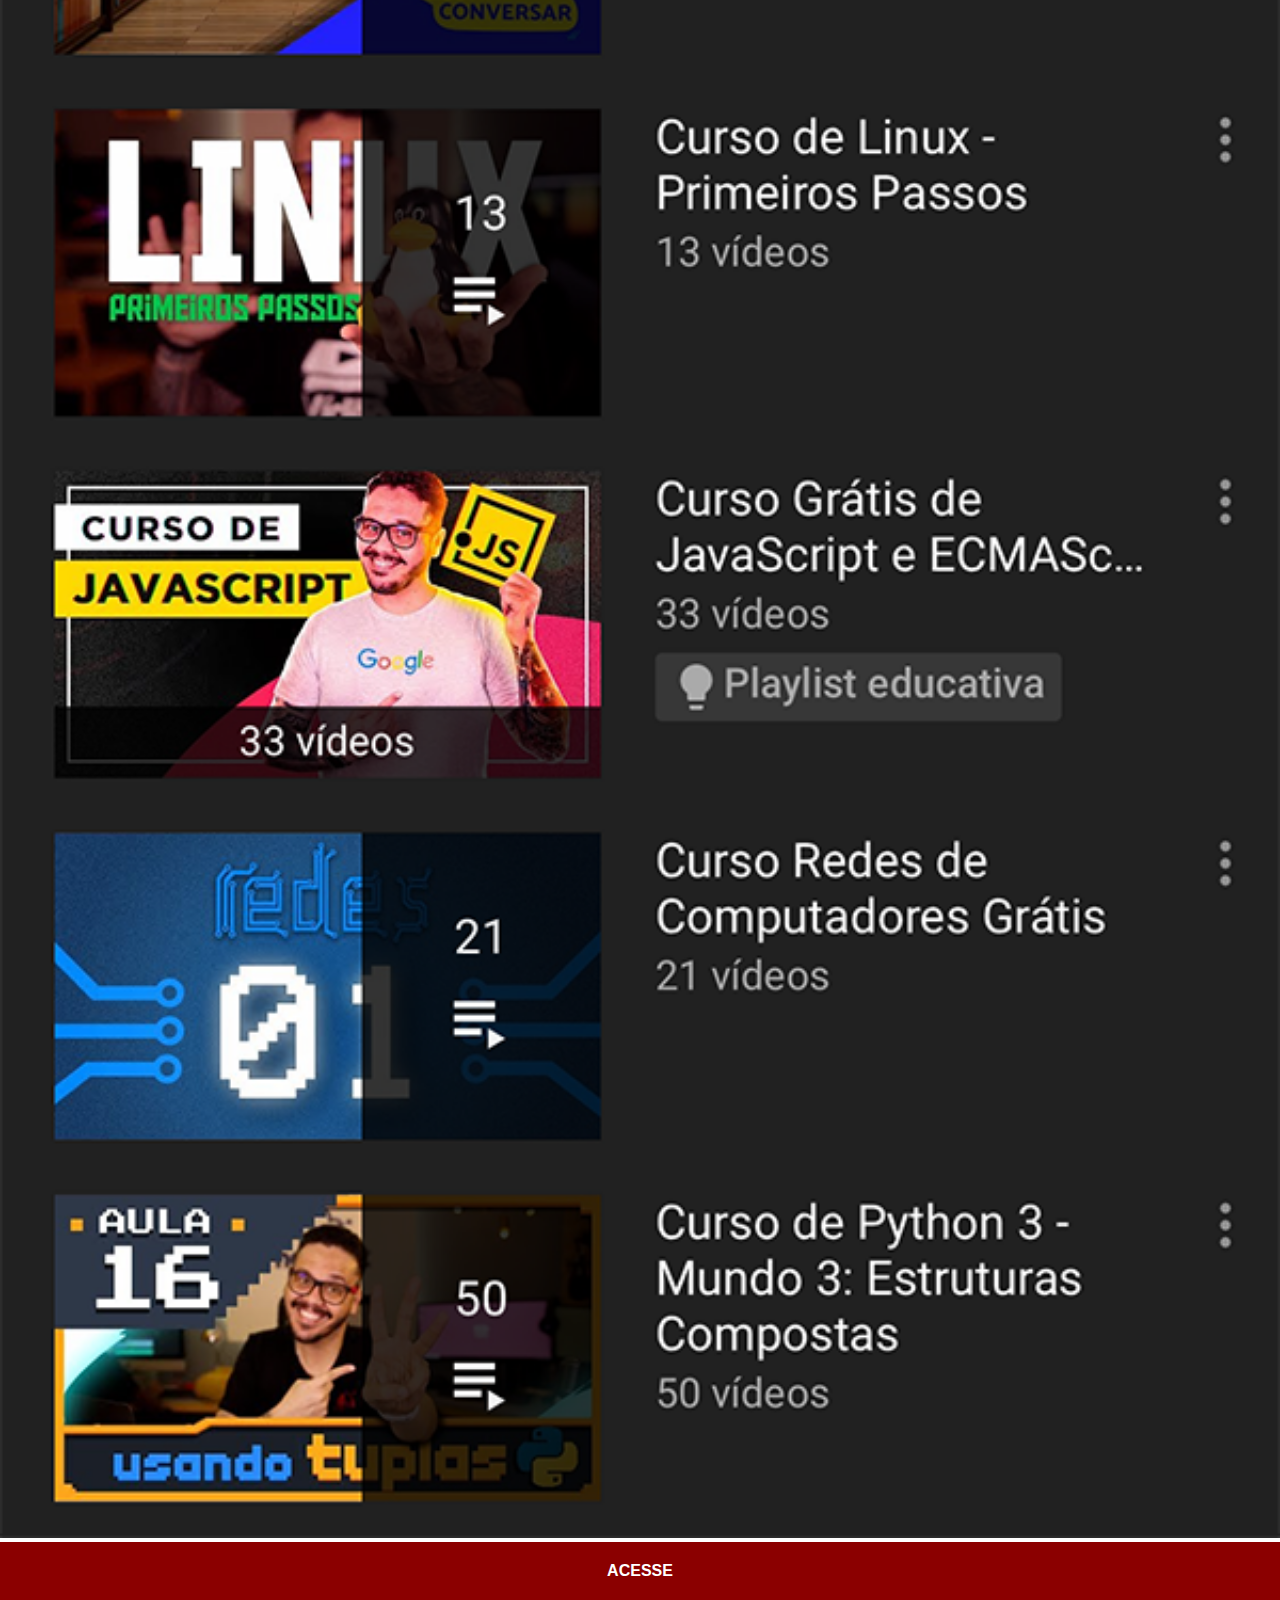
<file: youtube.html>
<!DOCTYPE html>
<html lang="pt-br">
<head>
    <meta charset="UTF-8">
    <meta http-equiv="X-UA-Compatible" content="IE=edge">
    <meta name="viewport" content="width=device-width, initial-scale=1.0">
    <title>YouTube</title>
   <link rel="stylesheet" href="estilo/social.css">
</head>
<body>
    <img src="imagens/tela-youtube.png" alt="YouTube">
    <a href="https://www.youtube.com/c/CursoemV%C3%ADdeo/playlists" target="_blank">ACESSE</a>    
</body>
</html>
</file>
<file: estilo/style.css>
@charset  "UTF-8";

* {
    margin: 0px;
    padding: 0px;
    font-family: Arial, Helvetica, sans-serif;
}

html, body{
    height: 100vh;  /*Altura TOTAL do navegador */
    width: 100vw;  /*Largura TOTAL do navegador*/
    background-color: black;
}

body{
    background: url(../imagens/fundo-madeira.jpg) no-repeat top center;
    height: 130vh;
    background-size: cover;
    
}

main{
    position: relative;
    height: 130vh;
}

section#telefone{
    position: absolute;
    top: 50%;
    left: 50%;
    transform: translate(-50%, -50%); /*Puxando para esquerda e para cima, deixando centralizado*/

    height: 627px;
    width: 311px;
    background-color: blue;
    background:url(../imagens/frame-iphone.png) no-repeat center;
}

iframe#tela{
    position: relative;
    top: 80px;
    left: 22px;
    width:267px;
    height:471px;
}

section#redes-sociais{
    text-align: right; /*Para colocar os icones a direita*/
}

section#redes-sociais img {
    width:50px; /*Para deixar as img reduzidas*/
    margin: 10px; /*Afastamento das img*/
    border-radius: 50%; /*Para deixar arredondadas*/
    box-shadow: 2px 2px 5px rgba(0, 0, 0, 0.251); /*Tom de sombreado*/
    box-sizing: border-box; /*Bordar que faz parte do objeto*/
    
}

section#redes-sociais img:hover{ /*Efeito de mouse em cima*/
    border: 2px solid rgba(255, 255, 255, 0.316); /*Bordar geral, que não faz parte do objeto (precisa fazer parte de cada objeto)*/
    transform: translate(-3px, -3px); /*Efeito de botões levantando*/
    box-shadow:5px 5px 10px rgba(0, 0, 0, 0.795) ;/*Sobra levantando paraa acompanhar*/
}
</file>
<file: estilo/social.css>
@charset "UTF-8";

        * {
            margin: 0px;
            padding: 0px;
            font-family: Arial, Helvetica, sans-serif
        }

        ::-webkit-scrollbar{
            width: 0px;
            height: 0px;
        }

        img{
            width: 100vw ;
        }

        a {
            display: block; /*Fez o "ACESSE" ir para baixo*/
            background-color: darkred;
            color: white;
            padding: 20px;
            text-align: center;
            font-weight: bolder;
            text-decoration: none;
        }

        a:hover{
            background-color: red; /*Efeito de brilho vermelho ao passar o mouse em cima do "ACESSE"*/
        }
</file>
